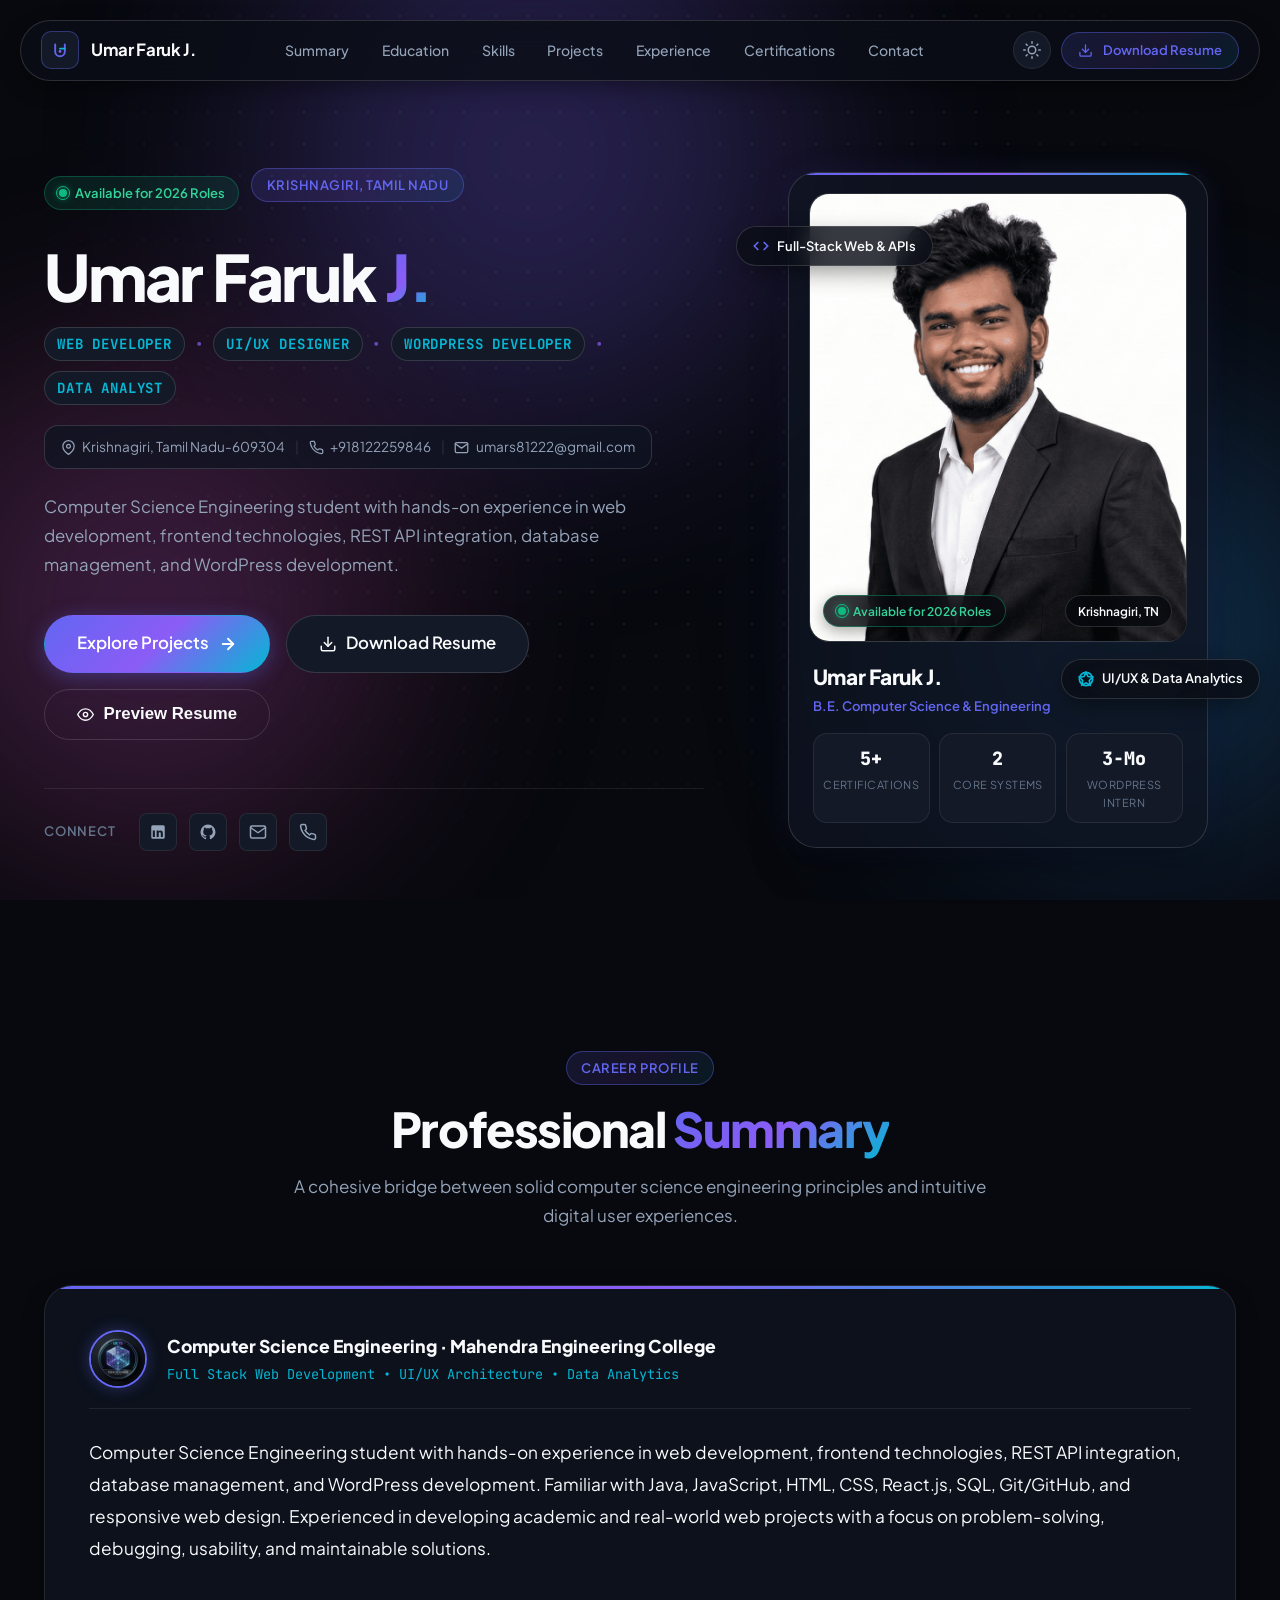
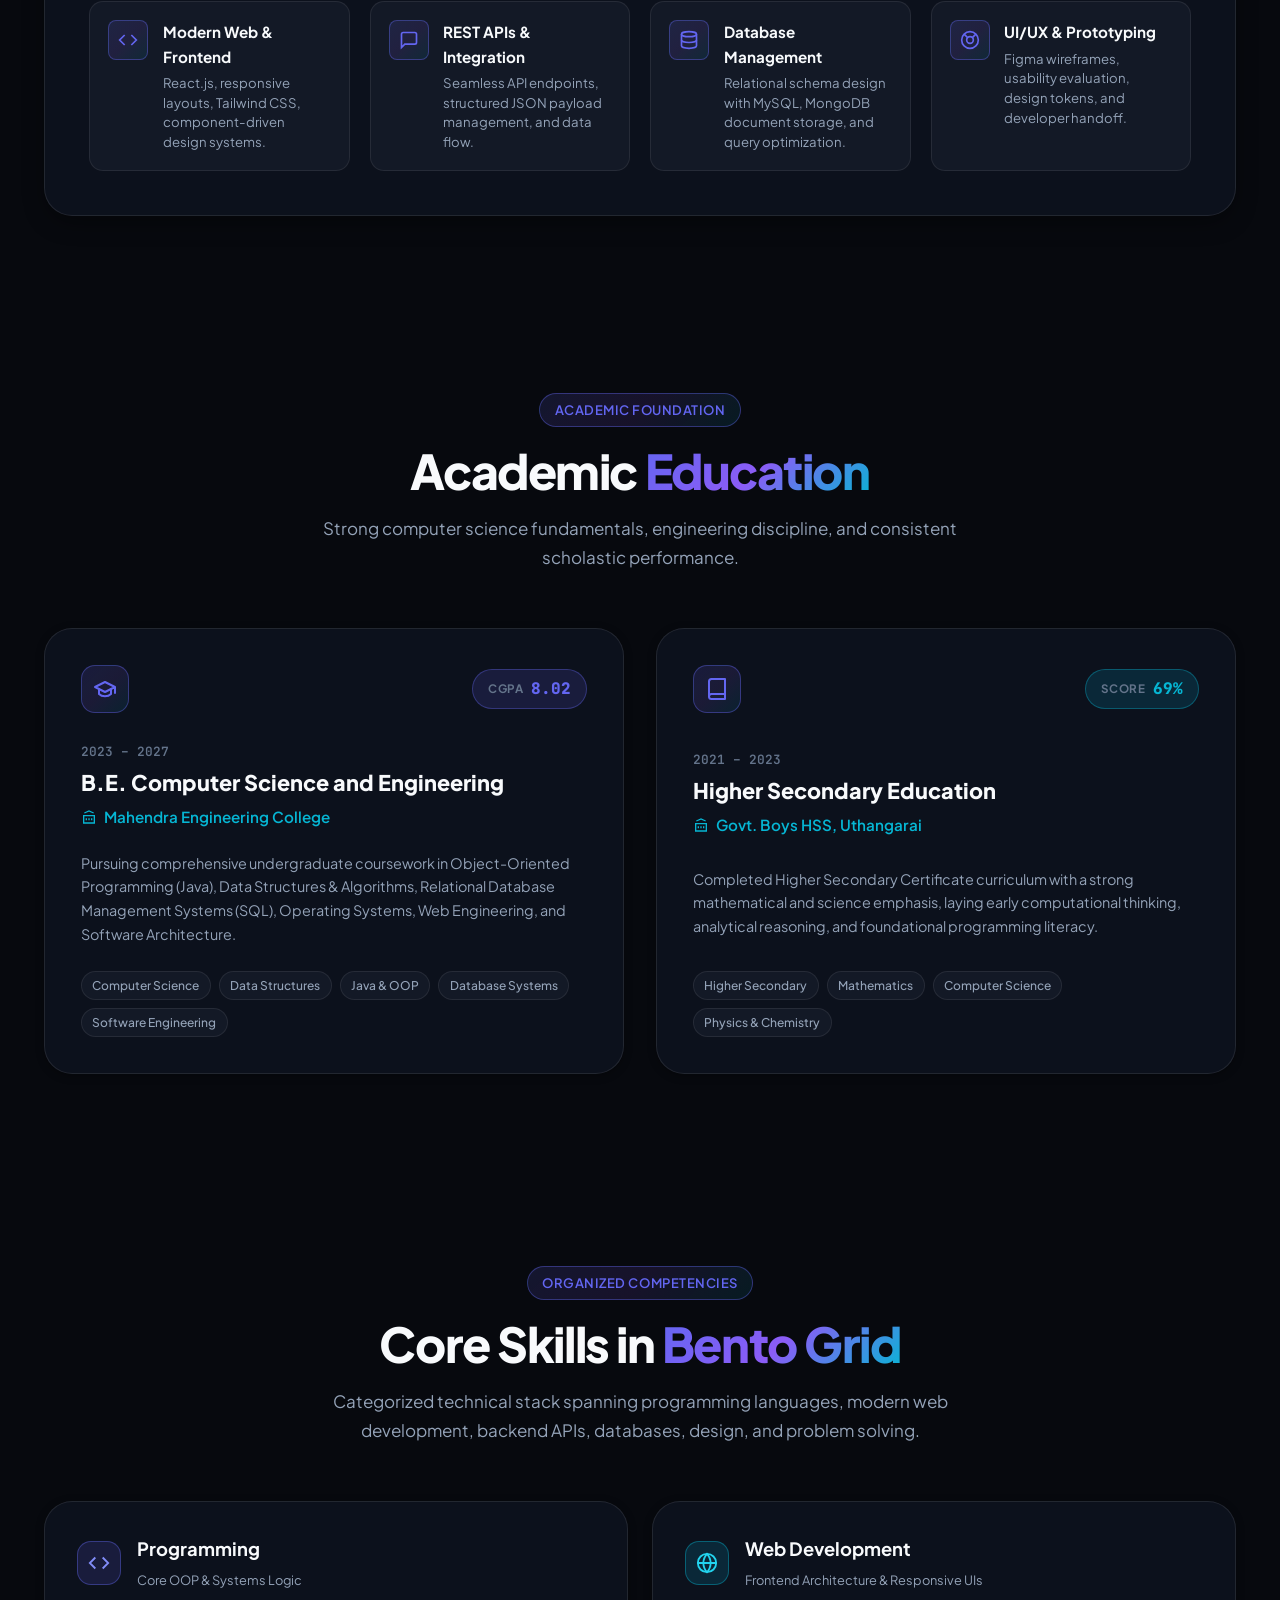
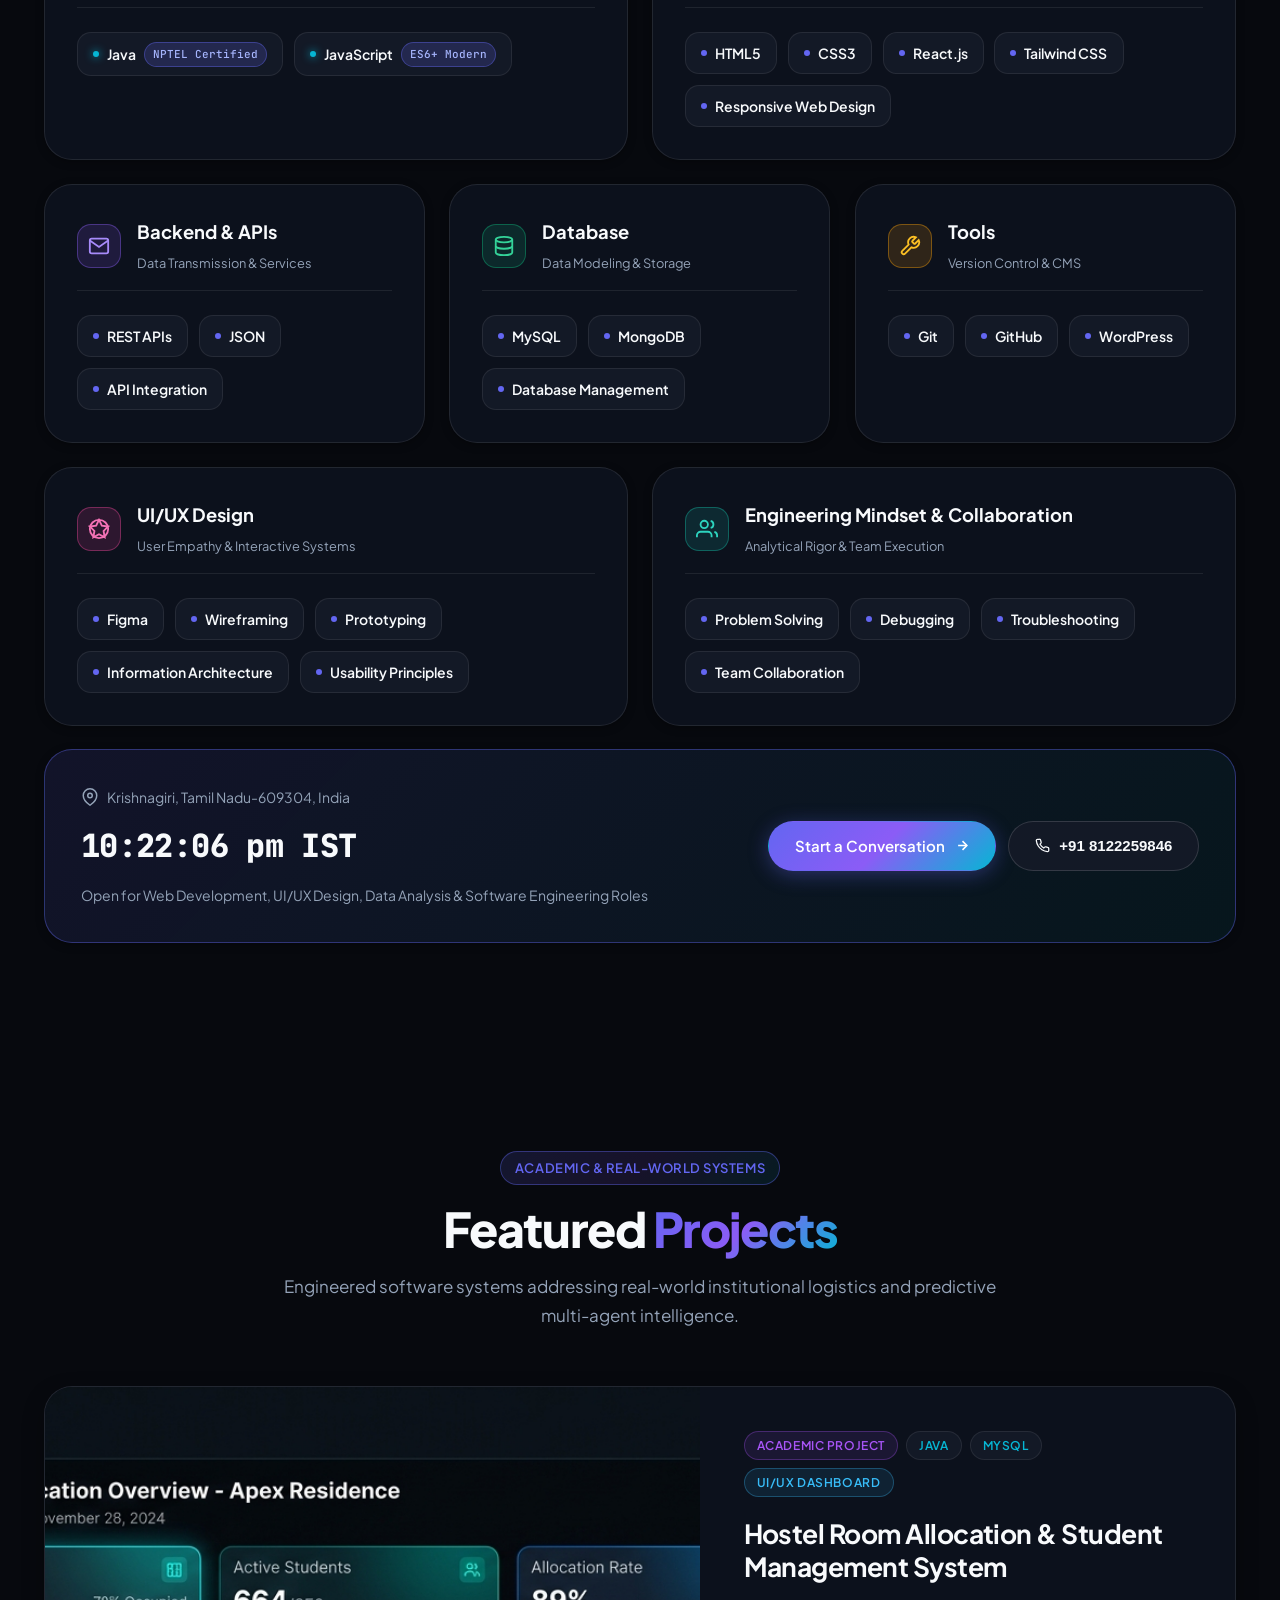
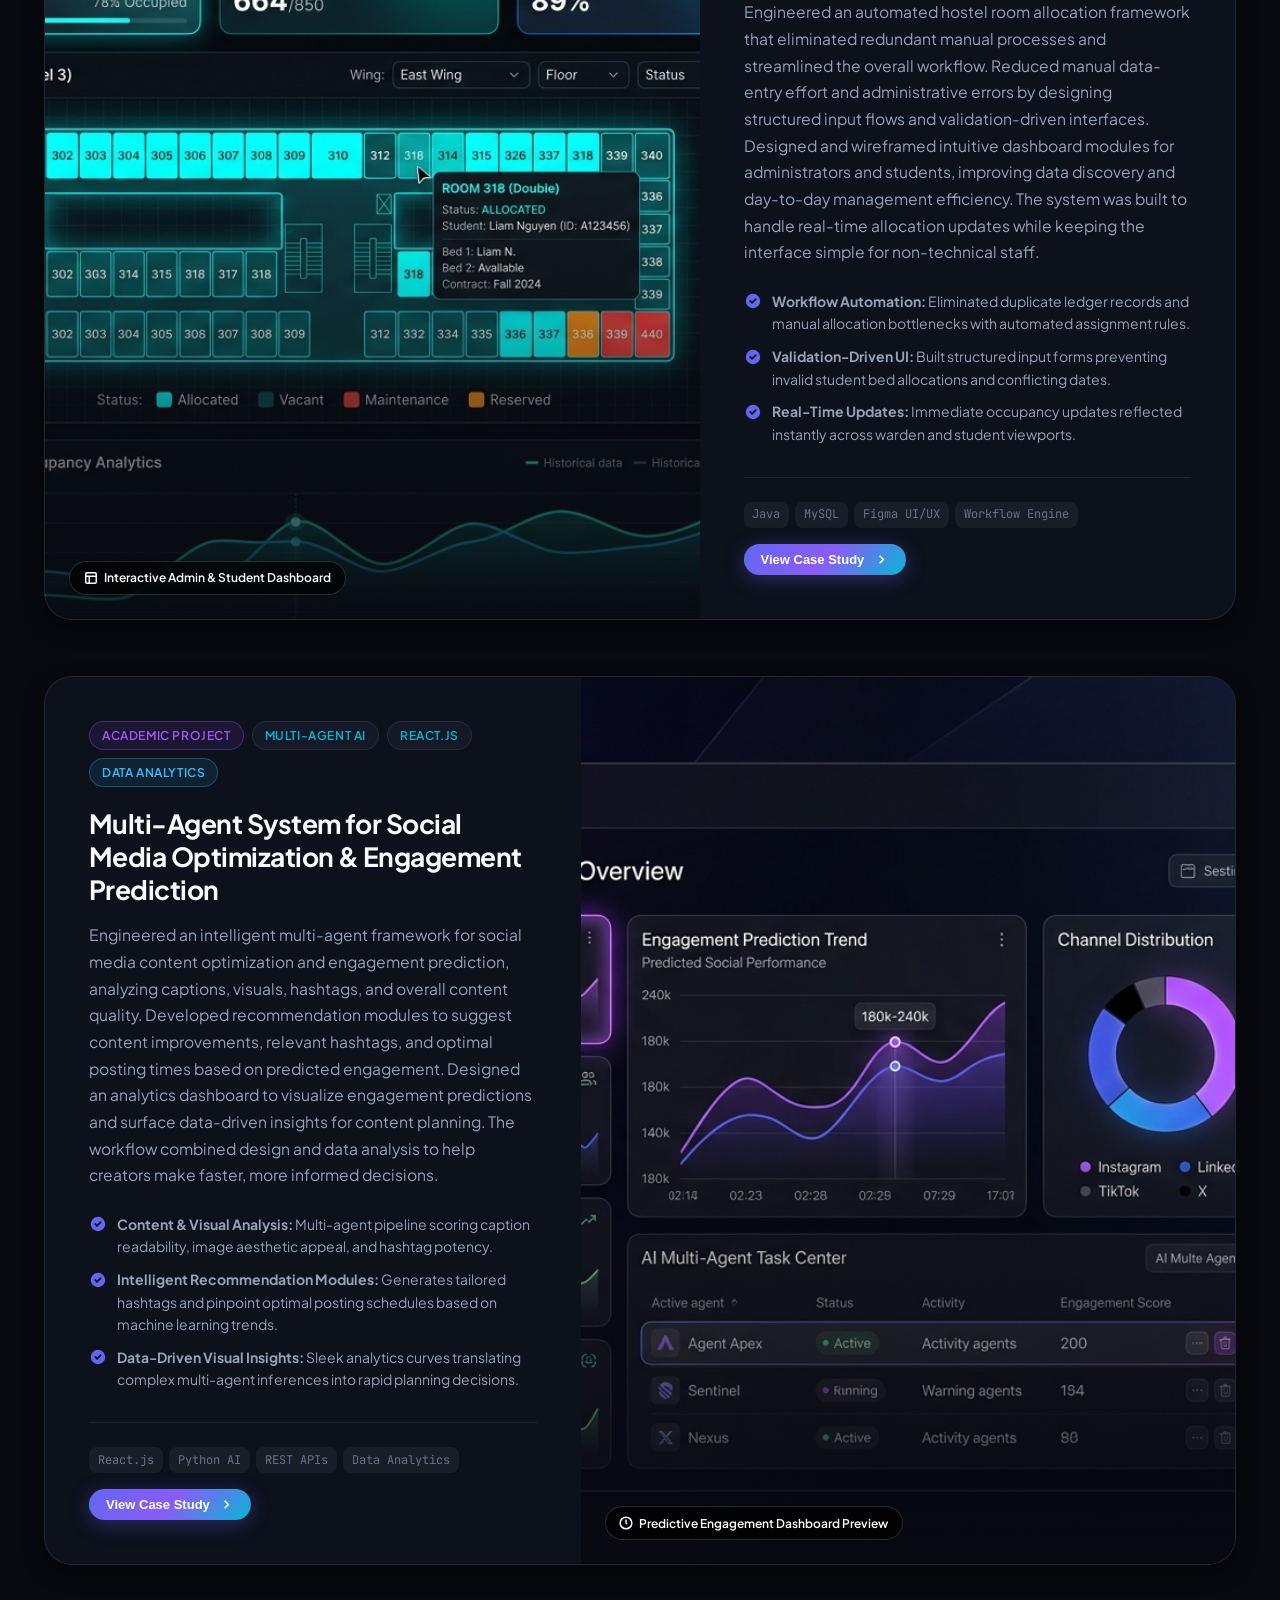
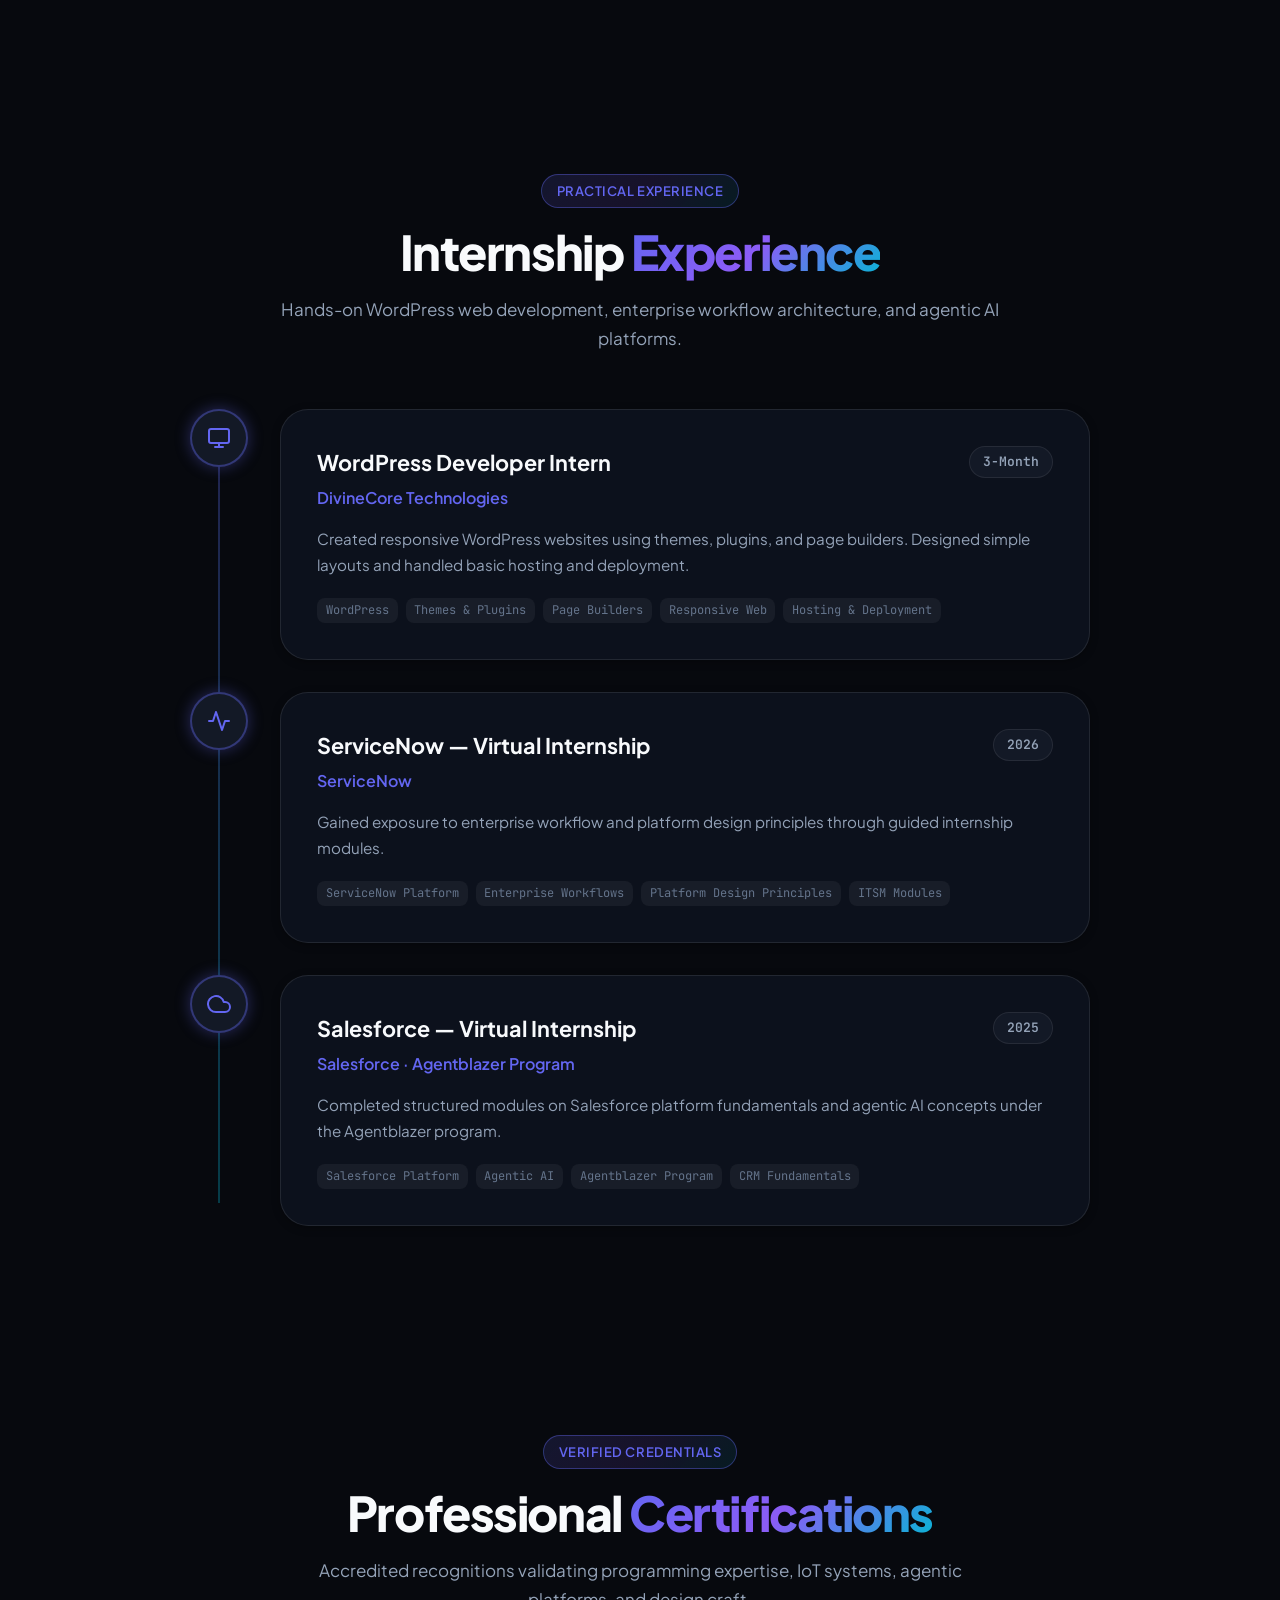
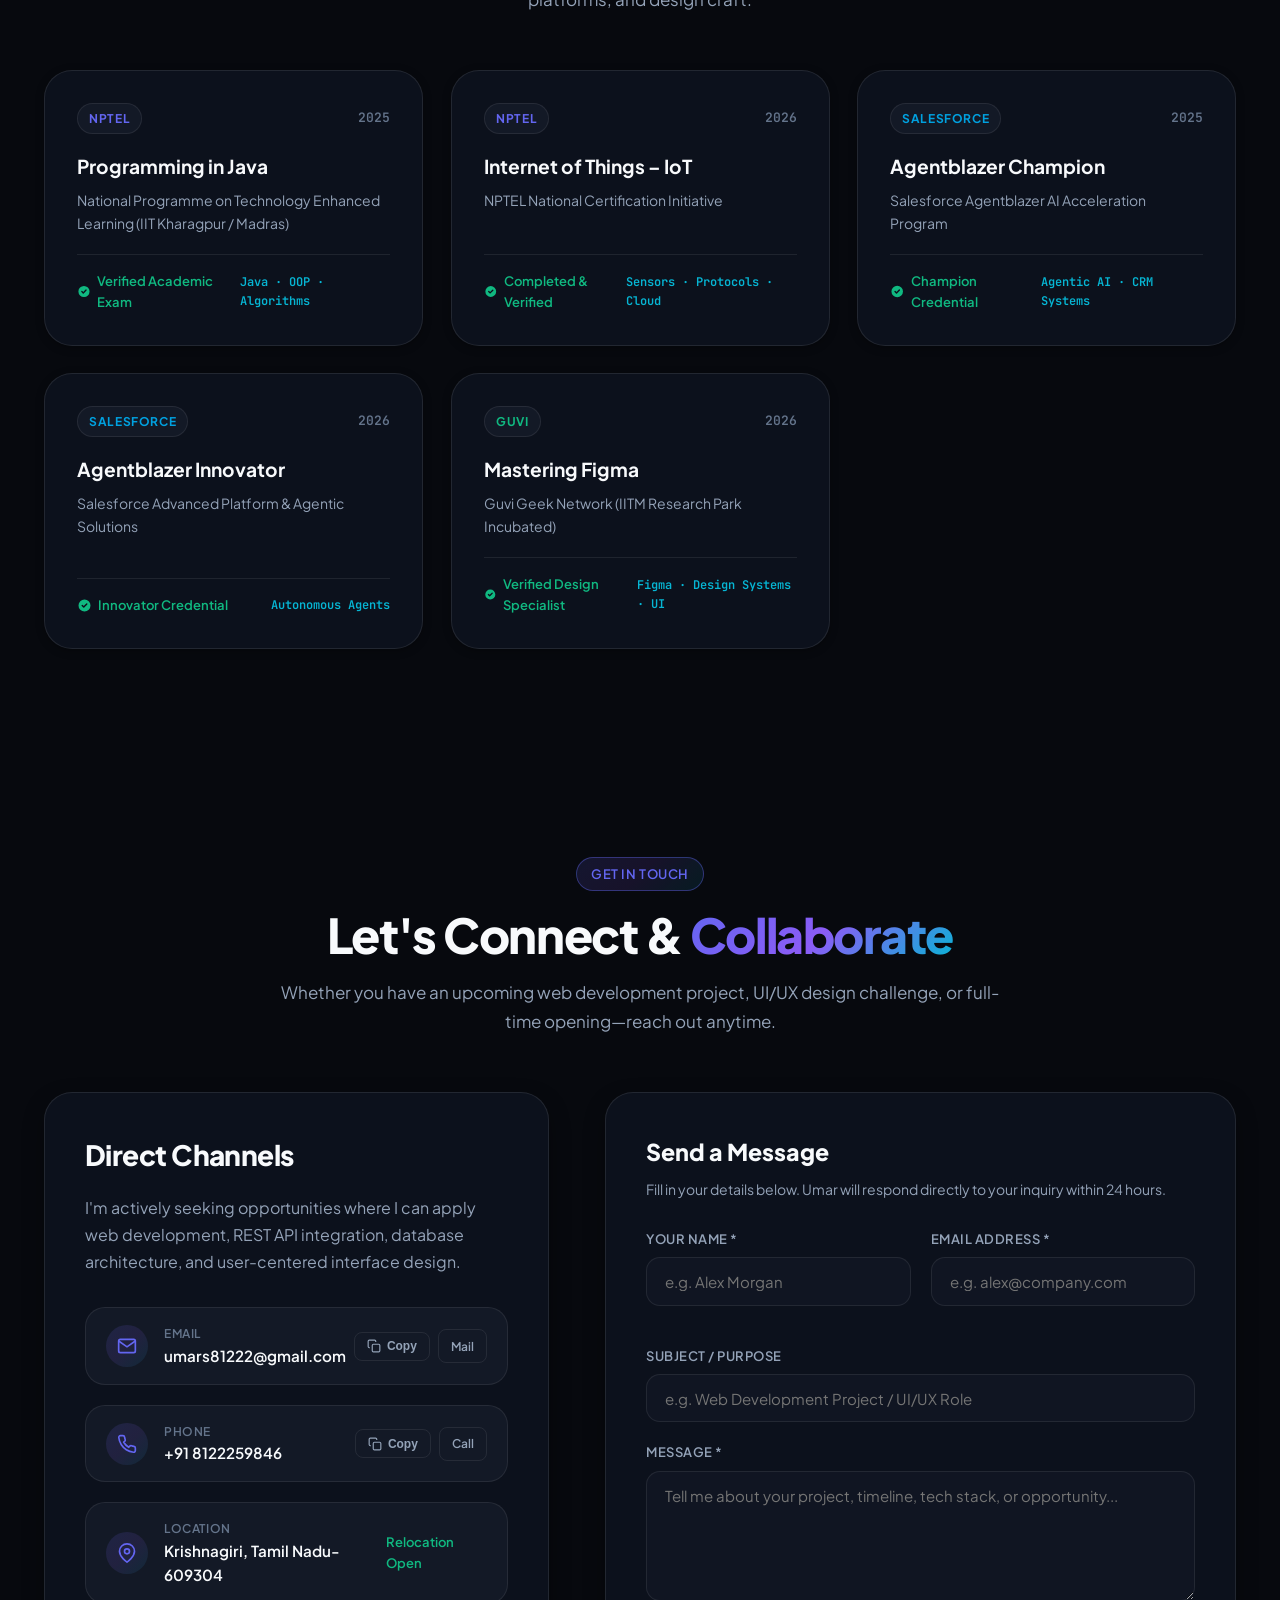
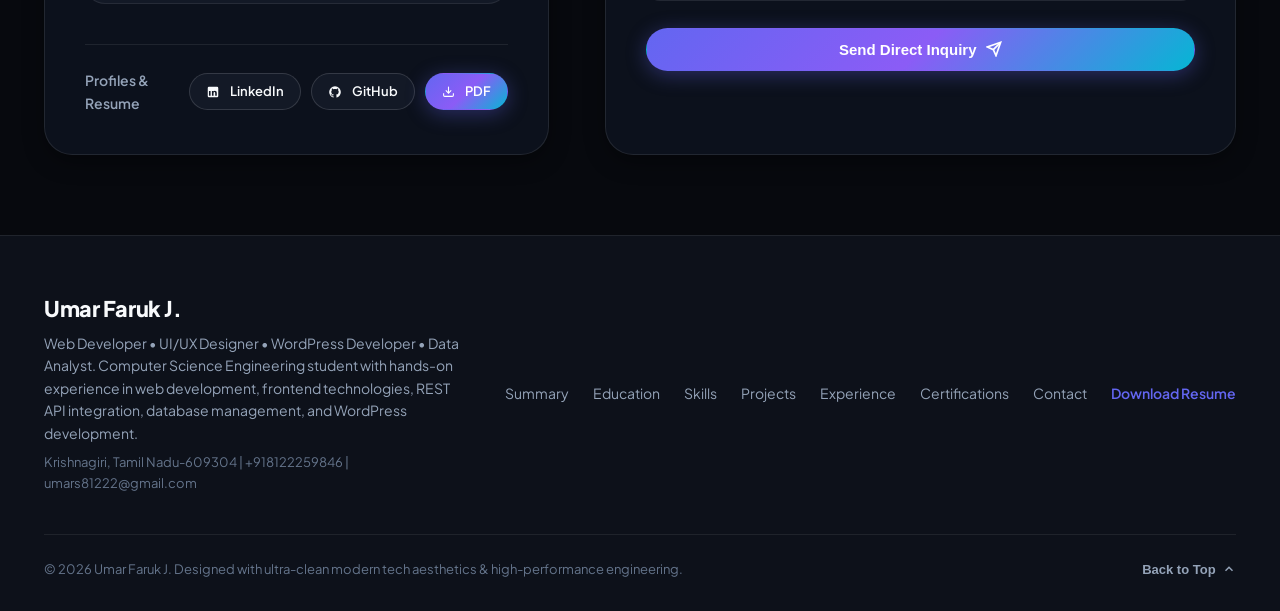
<file: index.html>
<!DOCTYPE html>
<html lang="en" data-theme="dark">
<head>
  <meta charset="UTF-8">
  <meta name="viewport" content="width=device-width, initial-scale=1.0">
  <title>Umar Faruk J. | Web Developer • UI/UX Designer • WordPress Developer • Data Analyst</title>
  
  <!-- SEO & Social Meta Tags -->
  <meta name="description" content="Portfolio of Umar Faruk J. - Web Developer, UI/UX Designer, WordPress Developer, and Data Analyst. Computer Science Engineering student with hands-on experience in web development, REST API integration, and database management.">
  <meta name="keywords" content="Umar Faruk J, Web Developer, UI/UX Designer, WordPress Developer, Data Analyst, Mahendra Engineering College, Java, React, SQL, Portfolio, Figma, Hostel Room Allocation, Multi-Agent System">
  <meta name="author" content="Umar Faruk J.">
  <meta property="og:title" content="Umar Faruk J. | Web Developer & UI/UX Designer">
  <meta property="og:description" content="Computer Science Engineering student with hands-on experience in web development, frontend technologies, REST API integration, database management, and WordPress development.">
  <meta property="og:type" content="website">
  <meta property="og:image" content="assets/images/projects/project-socialopti.jpg">
  <meta name="theme-color" content="#07090e">

  <!-- Favicon -->
  <link rel="icon" type="image/svg+xml" href="assets/images/favicon.svg">

  <!-- Google Fonts: Inter, Plus Jakarta Sans & JetBrains Mono -->
  <link rel="preconnect" href="https://fonts.googleapis.com">
  <link rel="preconnect" href="https://fonts.gstatic.com" crossorigin>
  <link href="https://fonts.googleapis.com/css2?family=Inter:wght@300;400;500;600;700;800&family=JetBrains+Mono:wght@400;500;600;700&family=Plus+Jakarta+Sans:wght@400;500;600;700;800&display=swap" rel="stylesheet">

  <!-- Main Stylesheet -->
  <link rel="stylesheet" href="assets/css/style.css">
</head>
<body>

  <!-- Ambient Glowing Background Layers -->
  <div class="bg-ambient-layer" aria-hidden="true">
    <div class="bg-dot-grid"></div>
    <div class="ambient-orb orb-1"></div>
    <div class="ambient-orb orb-2"></div>
    <div class="ambient-orb orb-3"></div>
  </div>

  <!-- ==========================================================================
       Sticky Header Navigation
       ========================================================================== -->
  <header class="navbar-wrapper">
    <nav class="navbar" aria-label="Main Navigation">
      <a href="#hero" class="brand-link" aria-label="Umar Faruk J. Homepage">
        <div class="brand-logo-wrap">
          <svg viewBox="0 0 32 32" width="22" height="22" fill="none">
            <path d="M9 8V18C9 21.866 12.134 25 16 25C19.866 25 23 21.866 23 18V8" stroke="#6366F1" stroke-width="2.75" stroke-linecap="round"/>
            <path d="M16 14H23" stroke="#06B6D4" stroke-width="2.75" stroke-linecap="round"/>
            <circle cx="16" cy="18" r="2" fill="#8B5CF6"/>
          </svg>
        </div>
        <span>Umar Faruk J.</span>
      </a>

      <!-- Desktop Links -->
      <ul class="nav-links">
        <li><a href="#summary" class="nav-link">Summary</a></li>
        <li><a href="#education" class="nav-link">Education</a></li>
        <li><a href="#skills" class="nav-link">Skills</a></li>
        <li><a href="#projects" class="nav-link">Projects</a></li>
        <li><a href="#experience" class="nav-link">Experience</a></li>
        <li><a href="#certifications" class="nav-link">Certifications</a></li>
        <li><a href="#contact" class="nav-link">Contact</a></li>
      </ul>

      <!-- Action Items & Theme Toggle -->
      <div class="nav-actions">
        <!-- Theme Toggle -->
        <button id="themeToggleBtn" class="theme-toggle-btn" aria-label="Toggle Dark and Light theme" title="Toggle Theme">
          <!-- Sun Icon (shown in dark mode) -->
          <svg class="icon-sun" viewBox="0 0 24 24" fill="none" stroke="currentColor" stroke-width="2" stroke-linecap="round" stroke-linejoin="round">
            <circle cx="12" cy="12" r="5"></circle>
            <line x1="12" y1="1" x2="12" y2="3"></line>
            <line x1="12" y1="21" x2="12" y2="23"></line>
            <line x1="4.22" y1="4.22" x2="5.64" y2="5.64"></line>
            <line x1="18.36" y1="18.36" x2="19.78" y2="19.78"></line>
            <line x1="1" y1="12" x2="3" y2="12"></line>
            <line x1="21" y1="12" x2="23" y2="12"></line>
            <line x1="4.22" y1="19.78" x2="5.64" y2="18.36"></line>
            <line x1="18.36" y1="5.64" x2="19.78" y2="4.22"></line>
          </svg>
          <!-- Moon Icon (shown in light mode) -->
          <svg class="icon-moon" viewBox="0 0 24 24" fill="none" stroke="currentColor" stroke-width="2" stroke-linecap="round" stroke-linejoin="round">
            <path d="M21 12.79A9 9 0 1 1 11.21 3 7 7 0 0 0 21 12.79z"></path>
          </svg>
        </button>

        <!-- Functional Download Resume Button (Nav) -->
        <a href="assets/documents/Umar_Faruk_J_Resume.pdf" download="Umar_Faruk_J_Resume.pdf" class="btn btn-secondary btn-sm nav-resume-btn" id="navResumeBtn" title="Download Umar Faruk J. Resume (PDF)">
          <svg width="15" height="15" viewBox="0 0 24 24" fill="none" stroke="currentColor" stroke-width="2" stroke-linecap="round" stroke-linejoin="round">
            <path d="M21 15v4a2 2 0 0 1-2 2H5a2 2 0 0 1-2-2v-4"></path>
            <polyline points="7 10 12 15 17 10"></polyline>
            <line x1="12" y1="15" x2="12" y2="3"></line>
          </svg>
          <span>Download Resume</span>
        </a>

        <!-- Mobile Menu Toggle Button -->
        <button id="mobileNavToggle" class="mobile-nav-toggle" aria-label="Open Mobile Menu">
          <svg width="20" height="20" viewBox="0 0 24 24" fill="none" stroke="currentColor" stroke-width="2" stroke-linecap="round" stroke-linejoin="round">
            <line x1="3" y1="12" x2="21" y2="12"></line>
            <line x1="3" y1="6" x2="21" y2="6"></line>
            <line x1="3" y1="18" x2="21" y2="18"></line>
          </svg>
        </button>
      </div>
    </nav>
  </header>

  <!-- Mobile Drawer -->
  <div id="mobileDrawer" class="mobile-drawer" aria-hidden="true">
    <div class="mobile-drawer-content">
      <div class="mobile-drawer-header">
        <span class="brand-link">Umar Faruk J.</span>
        <button id="mobileDrawerClose" class="modal-close-btn" aria-label="Close Mobile Navigation">
          <svg width="18" height="18" viewBox="0 0 24 24" fill="none" stroke="currentColor" stroke-width="2" stroke-linecap="round" stroke-linejoin="round">
            <line x1="18" y1="6" x2="6" y2="18"></line>
            <line x1="6" y1="6" x2="18" y2="18"></line>
          </svg>
        </button>
      </div>
      <ul class="mobile-drawer-links">
        <li><a href="#summary" class="mobile-drawer-link">Summary</a></li>
        <li><a href="#education" class="mobile-drawer-link">Education</a></li>
        <li><a href="#skills" class="mobile-drawer-link">Core Skills</a></li>
        <li><a href="#projects" class="mobile-drawer-link">Projects</a></li>
        <li><a href="#experience" class="mobile-drawer-link">Internship Experience</a></li>
        <li><a href="#certifications" class="mobile-drawer-link">Certifications</a></li>
        <li><a href="#contact" class="mobile-drawer-link">Contact</a></li>
      </ul>
      <div style="margin-top: auto; display: flex; flex-direction: column; gap: 0.75rem;">
        <a href="assets/documents/Umar_Faruk_J_Resume.pdf" download="Umar_Faruk_J_Resume.pdf" class="btn btn-primary" style="width: 100%; text-align: center;">
          <svg width="16" height="16" viewBox="0 0 24 24" fill="none" stroke="currentColor" stroke-width="2" stroke-linecap="round" stroke-linejoin="round">
            <path d="M21 15v4a2 2 0 0 1-2 2H5a2 2 0 0 1-2-2v-4"></path>
            <polyline points="7 10 12 15 17 10"></polyline>
            <line x1="12" y1="15" x2="12" y2="3"></line>
          </svg>
          <span>Download Resume (PDF)</span>
        </a>
        <button onclick="openResumeModal(); closeMobileDrawer();" class="btn btn-secondary" style="width: 100%;">
          Preview Resume In Modal
        </button>
      </div>
    </div>
  </div>

  <main>
    <!-- ==========================================================================
         1. Hero Section
         ========================================================================== -->
    <section id="hero" class="hero-section">
      <div class="container">
        <div class="hero-grid">
          
          <!-- Hero Text Content -->
          <div class="hero-content reveal-on-scroll">
            <div class="hero-badge-wrap">
              <div class="status-pill">
                <span class="status-dot"></span>
                <span>Available for 2026 Roles</span>
              </div>
              <span class="section-badge">Krishnagiri, Tamil Nadu</span>
            </div>

            <!-- Exact Name -->
            <h1 class="hero-name">
              Umar Faruk <span class="text-gradient">J.</span>
            </h1>

            <!-- Exact Sub-Headings -->
            <div class="hero-roles-banner">
              <span class="role-tag">WEB DEVELOPER</span>
              <span class="role-sep">•</span>
              <span class="role-tag">UI/UX DESIGNER</span>
              <span class="role-sep">•</span>
              <span class="role-tag">WORDPRESS DEVELOPER</span>
              <span class="role-sep">•</span>
              <span class="role-tag">DATA ANALYST</span>
            </div>

            <!-- Exact Contact Info Strip -->
            <div class="hero-contact-badge-strip">
              <div class="hero-contact-chip" title="Location">
                <svg width="15" height="15" viewBox="0 0 24 24" fill="none" stroke="currentColor" stroke-width="2" stroke-linecap="round" stroke-linejoin="round"><path d="M21 10c0 7-9 13-9 13s-9-6-9-13a9 9 0 0 1 18 0z"></path><circle cx="12" cy="10" r="3"></circle></svg>
                <span>Krishnagiri, Tamil Nadu-609304</span>
              </div>
              <span class="contact-sep">|</span>
              <a href="tel:+918122259846" class="hero-contact-chip interactive" title="Call Umar Faruk">
                <svg width="15" height="15" viewBox="0 0 24 24" fill="none" stroke="currentColor" stroke-width="2" stroke-linecap="round" stroke-linejoin="round"><path d="M22 16.92v3a2 2 0 0 1-2.18 2 19.79 19.79 0 0 1-8.63-3.07 19.5 19.5 0 0 1-6-6 19.79 19.79 0 0 1-3.07-8.67A2 2 0 0 1 4.11 2h3a2 2 0 0 1 2 1.72 12.84 12.84 0 0 0 .7 2.81 2 2 0 0 1-.45 2.11L8.09 9.91a16 16 0 0 0 6 6l1.27-1.27a2 2 0 0 1 2.11-.45 12.84 12.84 0 0 0 2.81.7A2 2 0 0 1 22 16.92z"></path></svg>
                <span>+918122259846</span>
              </a>
              <span class="contact-sep">|</span>
              <a href="mailto:umars81222@gmail.com" class="hero-contact-chip interactive" title="Email Umar Faruk">
                <svg width="15" height="15" viewBox="0 0 24 24" fill="none" stroke="currentColor" stroke-width="2" stroke-linecap="round" stroke-linejoin="round"><path d="M4 4h16c1.1 0 2 .9 2 2v12c0 1.1-.9 2-2 2H4c-1.1 0-2-.9-2-2V6c0-1.1.9-2 2-2z"></path><polyline points="22,6 12,13 2,6"></polyline></svg>
                <span>umars81222@gmail.com</span>
              </a>
            </div>

            <!-- Exact Bio / Tagline -->
            <p class="hero-tagline">
              Computer Science Engineering student with hands-on experience in web development, frontend technologies, REST API integration, database management, and WordPress development.
            </p>

            <!-- Dual Action CTAs: Explore Projects & Functional Download Resume -->
            <div class="hero-actions">
              <a href="#projects" class="btn btn-primary btn-lg" id="heroExploreBtn">
                <span>Explore Projects</span>
                <svg width="18" height="18" viewBox="0 0 24 24" fill="none" stroke="currentColor" stroke-width="2.5" stroke-linecap="round" stroke-linejoin="round">
                  <line x1="5" y1="12" x2="19" y2="12"></line>
                  <polyline points="12 5 19 12 12 19"></polyline>
                </svg>
              </a>

              <!-- Exact functional download resume button -->
              <a href="assets/documents/Umar_Faruk_J_Resume.pdf" download="Umar_Faruk_J_Resume.pdf" class="btn btn-secondary btn-lg" id="heroResumeBtn" title="Download Umar Faruk J. Resume (PDF)">
                <svg width="18" height="18" viewBox="0 0 24 24" fill="none" stroke="currentColor" stroke-width="2" stroke-linecap="round" stroke-linejoin="round">
                  <path d="M21 15v4a2 2 0 0 1-2 2H5a2 2 0 0 1-2-2v-4"></path>
                  <polyline points="7 10 12 15 17 10"></polyline>
                  <line x1="12" y1="15" x2="12" y2="3"></line>
                </svg>
                <span>Download Resume</span>
              </a>

              <!-- Modal Preview Option -->
              <button onclick="openResumeModal()" class="btn btn-outline btn-lg" title="View interactive resume in modal">
                <svg width="17" height="17" viewBox="0 0 24 24" fill="none" stroke="currentColor" stroke-width="2" stroke-linecap="round" stroke-linejoin="round">
                  <path d="M1 12s4-8 11-8 11 8 11 8-4 8-11 8-11-8-11-8z"></path>
                  <circle cx="12" cy="12" r="3"></circle>
                </svg>
                <span>Preview Resume</span>
              </button>
            </div>

            <!-- Social Links & Direct Quick Actions -->
            <div class="hero-social-strip">
              <span class="hero-social-label">Connect</span>
              <div class="social-icons-group">
                <!-- LinkedIn -->
                <a href="https://linkedin.com" target="_blank" rel="noopener noreferrer" class="social-icon-btn" title="LinkedIn Profile" aria-label="LinkedIn">
                  <svg width="18" height="18" viewBox="0 0 24 24" fill="currentColor">
                    <path d="M19 3a2 2 0 0 1 2 2v14a2 2 0 0 1-2 2H5a2 2 0 0 1-2-2V5a2 2 0 0 1 2-2h14m-.5 15.5v-5.3a3.26 3.26 0 0 0-3.26-3.26c-.85 0-1.84.52-2.28 1.3v-1.11h-2.79v8.37h2.79v-4.93c0-.77.62-1.4 1.39-1.4a1.4 1.4 0 0 1 1.4 1.4v4.93h2.75M6.46 8.76c-.97 0-1.75-.79-1.75-1.76s.78-1.75 1.75-1.75c.97 0 1.76.78 1.76 1.75s-.79 1.76-1.76 1.76m1.39 9.74v-8.37H5.07v8.37h2.78Z"/>
                  </svg>
                </a>
                <!-- GitHub -->
                <a href="https://github.com" target="_blank" rel="noopener noreferrer" class="social-icon-btn" title="GitHub Profile" aria-label="GitHub">
                  <svg width="18" height="18" viewBox="0 0 24 24" fill="currentColor">
                    <path d="M12 2A10 10 0 0 0 2 12c0 4.42 2.87 8.17 6.84 9.5.5.08.66-.23.66-.5v-1.69c-2.77.6-3.36-1.34-3.36-1.34-.46-1.16-1.11-1.47-1.11-1.47-.91-.62.07-.6.07-.6 1 .07 1.53 1.03 1.53 1.03.87 1.52 2.34 1.07 2.91.83.1-.65.35-1.09.63-1.34-2.22-.25-4.55-1.11-4.55-4.92 0-1.11.38-2 1.03-2.71-.1-.25-.45-1.29.1-2.64 0 0 .84-.27 2.75 1.02.79-.22 1.65-.33 2.5-.33.85 0 1.71.11 2.5.33 1.91-1.29 2.75-1.02 2.75-1.02.55 1.35.2 2.39.1 2.64.65.71 1.03 1.6 1.03 2.71 0 3.82-2.34 4.66-4.57 4.91.36.31.69.92.69 1.85V21c0 .27.16.59.67.5C19.14 20.16 22 16.42 22 12A10 10 0 0 0 12 2Z"/>
                  </svg>
                </a>
                <!-- Email Direct Copy -->
                <button onclick="copyToClipboard('umars81222@gmail.com', 'Email Address')" class="social-icon-btn" title="Copy Email: umars81222@gmail.com" aria-label="Copy Email">
                  <svg width="18" height="18" viewBox="0 0 24 24" fill="none" stroke="currentColor" stroke-width="2" stroke-linecap="round" stroke-linejoin="round">
                    <path d="M4 4h16c1.1 0 2 .9 2 2v12c0 1.1-.9 2-2 2H4c-1.1 0-2-.9-2-2V6c0-1.1.9-2 2-2z"></path>
                    <polyline points="22,6 12,13 2,6"></polyline>
                  </svg>
                </button>
                <!-- Phone Direct Copy -->
                <button onclick="copyToClipboard('+918122259846', 'Phone Number')" class="social-icon-btn" title="Copy Phone: +918122259846" aria-label="Copy Phone">
                  <svg width="18" height="18" viewBox="0 0 24 24" fill="none" stroke="currentColor" stroke-width="2" stroke-linecap="round" stroke-linejoin="round">
                    <path d="M22 16.92v3a2 2 0 0 1-2.18 2 19.79 19.79 0 0 1-8.63-3.07 19.5 19.5 0 0 1-6-6 19.79 19.79 0 0 1-3.07-8.67A2 2 0 0 1 4.11 2h3a2 2 0 0 1 2 1.72 12.84 12.84 0 0 0 .7 2.81 2 2 0 0 1-.45 2.11L8.09 9.91a16 16 0 0 0 6 6l1.27-1.27a2 2 0 0 1 2.11-.45 12.84 12.84 0 0 0 2.81.7A2 2 0 0 1 22 16.92z"></path>
                  </svg>
                </button>
              </div>
            </div>
          </div>

          <!-- Hero Visual Showcase: Professional Profile Picture Card -->
          <div class="hero-visual-container reveal-on-scroll">
            <!-- Floating Interactive Badges -->
            <div class="floating-badge floating-badge-1">
              <svg width="16" height="16" viewBox="0 0 24 24" fill="none" stroke="#6366F1" stroke-width="2.5"><polyline points="16 18 22 12 16 6"></polyline><polyline points="8 6 2 12 8 18"></polyline></svg>
              <span>Full-Stack Web & APIs</span>
            </div>

            <div class="floating-badge floating-badge-2">
              <svg width="16" height="16" viewBox="0 0 24 24" fill="none" stroke="#06B6D4" stroke-width="2.5"><circle cx="12" cy="12" r="10"></circle><polygon points="12 2 15.09 8.26 22 9.27 17 14.14 18.18 21.02 12 17.77 5.82 21.02 7 14.14 2 9.27 8.91 8.26 12 2"></polygon></svg>
              <span>UI/UX & Data Analytics</span>
            </div>

            <!-- Sleek Modern Rounded Profile Picture Card -->
            <div class="hero-portrait-card">
              <!-- Geometric Portrait Frame with Explicit 4:5 Aspect Ratio -->
              <div class="hero-portrait-frame">
                <img 
                  src="assets/images/profile/umar-profile.jpg" 
                  alt="Umar Faruk J. - Web Developer & UI/UX Designer" 
                  class="hero-portrait-img" 
                  loading="eager"
                  width="380"
                  height="475"
                >
                <!-- Frame Floating Status Tag -->
                <div class="portrait-overlay-bottom">
                  <div class="portrait-status-tag">
                    <span class="status-dot"></span>
                    <span>Available for 2026 Roles</span>
                  </div>
                  <div class="portrait-role-badge">
                    <span>Krishnagiri, TN</span>
                  </div>
                </div>
              </div>

              <!-- Profile Metadata & Metrics -->
              <div class="hero-card-meta">
                <div class="hero-card-header-row">
                  <div>
                    <h2 class="hero-card-name">Umar Faruk J.</h2>
                    <div class="hero-card-role">B.E. Computer Science & Engineering</div>
                  </div>
                  <div class="hero-card-tag-pill">CGPA: 8.02</div>
                </div>

                <div class="hero-pill-stats">
                  <div class="hero-mini-stat">
                    <div class="mini-stat-val">5+</div>
                    <div class="mini-stat-lbl">Certifications</div>
                  </div>
                  <div class="hero-mini-stat">
                    <div class="mini-stat-val">2</div>
                    <div class="mini-stat-lbl">Core Systems</div>
                  </div>
                  <div class="hero-mini-stat">
                    <div class="mini-stat-val">3-Mo</div>
                    <div class="mini-stat-lbl">WordPress Intern</div>
                  </div>
                </div>
              </div>
            </div>
          </div>

        </div>
      </div>
    </section>

    <!-- ==========================================================================
         2. Professional Summary
         ========================================================================== -->
    <section id="summary" class="summary-section">
      <div class="container">
        
        <div class="section-header reveal-on-scroll">
          <div class="section-badge">Career Profile</div>
          <h2 class="section-title">Professional <span class="text-gradient">Summary</span></h2>
          <p class="section-subtitle">
            A cohesive bridge between solid computer science engineering principles and intuitive digital user experiences.
          </p>
        </div>

        <div class="summary-card reveal-on-scroll">
          <div class="summary-header-row">
            <div class="summary-emblem-wrap">
              <img src="assets/images/profile/profile-emblem.jpg" alt="Umar Faruk J. Emblem" width="60" height="60" class="summary-emblem-img">
            </div>
            <div>
              <div class="summary-badge-title">Computer Science Engineering · Mahendra Engineering College</div>
              <div class="summary-badge-sub">Full Stack Web Development • UI/UX Architecture • Data Analytics</div>
            </div>
          </div>

          <!-- Exact Required Professional Summary Text -->
          <p class="summary-lead-paragraph">
            Computer Science Engineering student with hands-on experience in web development, frontend technologies, REST API integration, database management, and WordPress development. Familiar with Java, JavaScript, HTML, CSS, React.js, SQL, Git/GitHub, and responsive web design. Experienced in developing academic and real-world web projects with a focus on problem-solving, debugging, usability, and maintainable solutions.
          </p>

          <!-- Core Capability Highlights Grid -->
          <div class="summary-highlights-grid">
            <div class="summary-highlight-item">
              <div class="highlight-icon">
                <svg width="20" height="20" viewBox="0 0 24 24" fill="none" stroke="currentColor" stroke-width="2"><polyline points="16 18 22 12 16 6"></polyline><polyline points="8 6 2 12 8 18"></polyline></svg>
              </div>
              <div class="highlight-content">
                <div class="highlight-title">Modern Web & Frontend</div>
                <div class="highlight-desc">React.js, responsive layouts, Tailwind CSS, component-driven design systems.</div>
              </div>
            </div>

            <div class="summary-highlight-item">
              <div class="highlight-icon">
                <svg width="20" height="20" viewBox="0 0 24 24" fill="none" stroke="currentColor" stroke-width="2"><path d="M21 15a2 2 0 0 1-2 2H7l-4 4V5a2 2 0 0 1 2-2h14a2 2 0 0 1 2 2z"></path></svg>
              </div>
              <div class="highlight-content">
                <div class="highlight-title">REST APIs & Integration</div>
                <div class="highlight-desc">Seamless API endpoints, structured JSON payload management, and data flow.</div>
              </div>
            </div>

            <div class="summary-highlight-item">
              <div class="highlight-icon">
                <svg width="20" height="20" viewBox="0 0 24 24" fill="none" stroke="currentColor" stroke-width="2"><ellipse cx="12" cy="5" rx="9" ry="3"></ellipse><path d="M21 12c0 1.66-4 3-9 3s-9-1.34-9-3"></path><path d="M3 5v14c0 1.66 4 3 9 3s9-1.34 9-3V5"></path></svg>
              </div>
              <div class="highlight-content">
                <div class="highlight-title">Database Management</div>
                <div class="highlight-desc">Relational schema design with MySQL, MongoDB document storage, and query optimization.</div>
              </div>
            </div>

            <div class="summary-highlight-item">
              <div class="highlight-icon">
                <svg width="20" height="20" viewBox="0 0 24 24" fill="none" stroke="currentColor" stroke-width="2"><circle cx="12" cy="12" r="10"></circle><path d="m4.93 4.93 4.24 4.24"></path><path d="m14.83 9.17 4.24-4.24"></path><circle cx="12" cy="12" r="4"></circle></svg>
              </div>
              <div class="highlight-content">
                <div class="highlight-title">UI/UX & Prototyping</div>
                <div class="highlight-desc">Figma wireframes, usability evaluation, design tokens, and developer handoff.</div>
              </div>
            </div>
          </div>
        </div>

      </div>
    </section>

    <!-- ==========================================================================
         3. Education Section
         ========================================================================== -->
    <section id="education" class="education-section">
      <div class="container">
        
        <div class="section-header reveal-on-scroll">
          <div class="section-badge">Academic Foundation</div>
          <h2 class="section-title">Academic <span class="text-gradient">Education</span></h2>
          <p class="section-subtitle">
            Strong computer science fundamentals, engineering discipline, and consistent scholastic performance.
          </p>
        </div>

        <div class="education-grid">
          
          <!-- Education 1: B.E. Computer Science and Engineering -->
          <div class="education-card reveal-on-scroll">
            <div class="edu-top-row">
              <div class="edu-icon-badge">
                <svg width="24" height="24" viewBox="0 0 24 24" fill="none" stroke="currentColor" stroke-width="2" stroke-linecap="round" stroke-linejoin="round">
                  <path d="M22 10v6M2 10l10-5 10 5-10 5z"></path>
                  <path d="M6 12v5c3 3 9 3 12 0v-5"></path>
                </svg>
              </div>
              <div class="edu-score-pill">
                <span class="score-label">CGPA</span>
                <span class="score-val">8.02</span>
              </div>
            </div>

            <div class="edu-main-info">
              <span class="edu-year-badge">2023 – 2027</span>
              <h3 class="edu-degree-title">B.E. Computer Science and Engineering</h3>
              <div class="edu-institution-name">
                <svg width="16" height="16" viewBox="0 0 24 24" fill="none" stroke="currentColor" stroke-width="2"><path d="M3 21h18M3 10h18M5 6l7-3 7 3M4 10v11M20 10v11M8 14v3M12 14v3M16 14v3"></path></svg>
                <span>Mahendra Engineering College</span>
              </div>
            </div>

            <p class="edu-description">
              Pursuing comprehensive undergraduate coursework in Object-Oriented Programming (Java), Data Structures & Algorithms, Relational Database Management Systems (SQL), Operating Systems, Web Engineering, and Software Architecture.
            </p>

            <div class="edu-chips-row">
              <span class="edu-chip">Computer Science</span>
              <span class="edu-chip">Data Structures</span>
              <span class="edu-chip">Java & OOP</span>
              <span class="edu-chip">Database Systems</span>
              <span class="edu-chip">Software Engineering</span>
            </div>
          </div>

          <!-- Education 2: Higher Secondary Education -->
          <div class="education-card reveal-on-scroll">
            <div class="edu-top-row">
              <div class="edu-icon-badge">
                <svg width="24" height="24" viewBox="0 0 24 24" fill="none" stroke="currentColor" stroke-width="2" stroke-linecap="round" stroke-linejoin="round">
                  <path d="M4 19.5A2.5 2.5 0 0 1 6.5 17H20"></path>
                  <path d="M6.5 2H20v20H6.5A2.5 2.5 0 0 1 4 19.5v-15A2.5 2.5 0 0 1 6.5 2z"></path>
                </svg>
              </div>
              <div class="edu-score-pill score-secondary">
                <span class="score-label">Score</span>
                <span class="score-val">69%</span>
              </div>
            </div>

            <div class="edu-main-info">
              <span class="edu-year-badge">2021 – 2023</span>
              <h3 class="edu-degree-title">Higher Secondary Education</h3>
              <div class="edu-institution-name">
                <svg width="16" height="16" viewBox="0 0 24 24" fill="none" stroke="currentColor" stroke-width="2"><path d="M3 21h18M3 10h18M5 6l7-3 7 3M4 10v11M20 10v11M8 14v3M12 14v3M16 14v3"></path></svg>
                <span>Govt. Boys HSS, Uthangarai</span>
              </div>
            </div>

            <p class="edu-description">
              Completed Higher Secondary Certificate curriculum with a strong mathematical and science emphasis, laying early computational thinking, analytical reasoning, and foundational programming literacy.
            </p>

            <div class="edu-chips-row">
              <span class="edu-chip">Higher Secondary</span>
              <span class="edu-chip">Mathematics</span>
              <span class="edu-chip">Computer Science</span>
              <span class="edu-chip">Physics & Chemistry</span>
            </div>
          </div>

        </div>

      </div>
    </section>

    <!-- ==========================================================================
         4. Core Skills Section (Bento Grid)
         ========================================================================== -->
    <section id="skills" class="skills-section">
      <div class="container">
        
        <div class="section-header reveal-on-scroll">
          <div class="section-badge">Organized Competencies</div>
          <h2 class="section-title">Core Skills in <span class="text-gradient">Bento Grid</span></h2>
          <p class="section-subtitle">
            Categorized technical stack spanning programming languages, modern web development, backend APIs, databases, design, and problem solving.
          </p>
        </div>

        <div class="skills-bento-grid">
          
          <!-- Skill Card 1: Programming (Span 6) -->
          <div class="skill-category-card bento-span-6 reveal-on-scroll">
            <div class="skill-cat-header">
              <div class="skill-cat-icon icon-indigo">
                <svg width="22" height="22" viewBox="0 0 24 24" fill="none" stroke="currentColor" stroke-width="2"><polyline points="16 18 22 12 16 6"></polyline><polyline points="8 6 2 12 8 18"></polyline></svg>
              </div>
              <div>
                <h3 class="skill-cat-title">Programming</h3>
                <span class="skill-cat-subtitle">Core OOP & Systems Logic</span>
              </div>
            </div>

            <div class="skills-pill-group">
              <div class="skill-pill-item highlight-pill">
                <span class="skill-pill-bullet"></span>
                <span class="skill-pill-text">Java</span>
                <span class="skill-pill-tag">NPTEL Certified</span>
              </div>
              <div class="skill-pill-item highlight-pill">
                <span class="skill-pill-bullet"></span>
                <span class="skill-pill-text">JavaScript</span>
                <span class="skill-pill-tag">ES6+ Modern</span>
              </div>
            </div>
          </div>

          <!-- Skill Card 2: Web Development (Span 6) -->
          <div class="skill-category-card bento-span-6 reveal-on-scroll">
            <div class="skill-cat-header">
              <div class="skill-cat-icon icon-cyan">
                <svg width="22" height="22" viewBox="0 0 24 24" fill="none" stroke="currentColor" stroke-width="2"><circle cx="12" cy="12" r="10"></circle><line x1="2" y1="12" x2="22" y2="12"></line><path d="M12 2a15.3 15.3 0 0 1 4 10 15.3 15.3 0 0 1-4 10 15.3 15.3 0 0 1-4-10 15.3 15.3 0 0 1 4-10z"></path></svg>
              </div>
              <div>
                <h3 class="skill-cat-title">Web Development</h3>
                <span class="skill-cat-subtitle">Frontend Architecture & Responsive UIs</span>
              </div>
            </div>

            <div class="skills-pill-group">
              <div class="skill-pill-item"><span class="skill-pill-bullet"></span><span class="skill-pill-text">HTML5</span></div>
              <div class="skill-pill-item"><span class="skill-pill-bullet"></span><span class="skill-pill-text">CSS3</span></div>
              <div class="skill-pill-item"><span class="skill-pill-bullet"></span><span class="skill-pill-text">React.js</span></div>
              <div class="skill-pill-item"><span class="skill-pill-bullet"></span><span class="skill-pill-text">Tailwind CSS</span></div>
              <div class="skill-pill-item"><span class="skill-pill-bullet"></span><span class="skill-pill-text">Responsive Web Design</span></div>
            </div>
          </div>

          <!-- Skill Card 3: Backend & APIs (Span 4) -->
          <div class="skill-category-card bento-span-4 reveal-on-scroll">
            <div class="skill-cat-header">
              <div class="skill-cat-icon icon-violet">
                <svg width="22" height="22" viewBox="0 0 24 24" fill="none" stroke="currentColor" stroke-width="2"><path d="M4 4h16c1.1 0 2 .9 2 2v12c0 1.1-.9 2-2 2H4c-1.1 0-2-.9-2-2V6c0-1.1.9-2 2-2z"></path><polyline points="22,6 12,13 2,6"></polyline></svg>
              </div>
              <div>
                <h3 class="skill-cat-title">Backend & APIs</h3>
                <span class="skill-cat-subtitle">Data Transmission & Services</span>
              </div>
            </div>

            <div class="skills-pill-group">
              <div class="skill-pill-item"><span class="skill-pill-bullet"></span><span class="skill-pill-text">REST APIs</span></div>
              <div class="skill-pill-item"><span class="skill-pill-bullet"></span><span class="skill-pill-text">JSON</span></div>
              <div class="skill-pill-item"><span class="skill-pill-bullet"></span><span class="skill-pill-text">API Integration</span></div>
            </div>
          </div>

          <!-- Skill Card 4: Database (Span 4) -->
          <div class="skill-category-card bento-span-4 reveal-on-scroll">
            <div class="skill-cat-header">
              <div class="skill-cat-icon icon-emerald">
                <svg width="22" height="22" viewBox="0 0 24 24" fill="none" stroke="currentColor" stroke-width="2"><ellipse cx="12" cy="5" rx="9" ry="3"></ellipse><path d="M21 12c0 1.66-4 3-9 3s-9-1.34-9-3"></path><path d="M3 5v14c0 1.66 4 3 9 3s9-1.34 9-3V5"></path></svg>
              </div>
              <div>
                <h3 class="skill-cat-title">Database</h3>
                <span class="skill-cat-subtitle">Data Modeling & Storage</span>
              </div>
            </div>

            <div class="skills-pill-group">
              <div class="skill-pill-item"><span class="skill-pill-bullet"></span><span class="skill-pill-text">MySQL</span></div>
              <div class="skill-pill-item"><span class="skill-pill-bullet"></span><span class="skill-pill-text">MongoDB</span></div>
              <div class="skill-pill-item"><span class="skill-pill-bullet"></span><span class="skill-pill-text">Database Management</span></div>
            </div>
          </div>

          <!-- Skill Card 5: Tools (Span 4) -->
          <div class="skill-category-card bento-span-4 reveal-on-scroll">
            <div class="skill-cat-header">
              <div class="skill-cat-icon icon-amber">
                <svg width="22" height="22" viewBox="0 0 24 24" fill="none" stroke="currentColor" stroke-width="2"><path d="M14.7 6.3a1 1 0 0 0 0 1.4l1.6 1.6a1 1 0 0 0 1.4 0l3.77-3.77a6 6 0 0 1-7.94 7.94l-6.91 6.91a2.12 2.12 0 0 1-3-3l6.91-6.91a6 6 0 0 1 7.94-7.94l-3.76 3.76z"></path></svg>
              </div>
              <div>
                <h3 class="skill-cat-title">Tools</h3>
                <span class="skill-cat-subtitle">Version Control & CMS</span>
              </div>
            </div>

            <div class="skills-pill-group">
              <div class="skill-pill-item"><span class="skill-pill-bullet"></span><span class="skill-pill-text">Git</span></div>
              <div class="skill-pill-item"><span class="skill-pill-bullet"></span><span class="skill-pill-text">GitHub</span></div>
              <div class="skill-pill-item"><span class="skill-pill-bullet"></span><span class="skill-pill-text">WordPress</span></div>
            </div>
          </div>

          <!-- Skill Card 6: UI/UX (Span 6) -->
          <div class="skill-category-card bento-span-6 reveal-on-scroll">
            <div class="skill-cat-header">
              <div class="skill-cat-icon icon-pink">
                <svg width="22" height="22" viewBox="0 0 24 24" fill="none" stroke="currentColor" stroke-width="2"><circle cx="12" cy="12" r="10"></circle><polygon points="12 2 15.09 8.26 22 9.27 17 14.14 18.18 21.02 12 17.77 5.82 21.02 7 14.14 2 9.27 8.91 8.26 12 2"></polygon></svg>
              </div>
              <div>
                <h3 class="skill-cat-title">UI/UX Design</h3>
                <span class="skill-cat-subtitle">User Empathy & Interactive Systems</span>
              </div>
            </div>

            <div class="skills-pill-group">
              <div class="skill-pill-item"><span class="skill-pill-bullet"></span><span class="skill-pill-text">Figma</span></div>
              <div class="skill-pill-item"><span class="skill-pill-bullet"></span><span class="skill-pill-text">Wireframing</span></div>
              <div class="skill-pill-item"><span class="skill-pill-bullet"></span><span class="skill-pill-text">Prototyping</span></div>
              <div class="skill-pill-item"><span class="skill-pill-bullet"></span><span class="skill-pill-text">Information Architecture</span></div>
              <div class="skill-pill-item"><span class="skill-pill-bullet"></span><span class="skill-pill-text">Usability Principles</span></div>
            </div>
          </div>

          <!-- Skill Card 7: Other / Professional (Span 6) -->
          <div class="skill-category-card bento-span-6 reveal-on-scroll">
            <div class="skill-cat-header">
              <div class="skill-cat-icon icon-teal">
                <svg width="22" height="22" viewBox="0 0 24 24" fill="none" stroke="currentColor" stroke-width="2"><path d="M17 21v-2a4 4 0 0 0-4-4H5a4 4 0 0 0-4 4v2"></path><circle cx="9" cy="7" r="4"></circle><path d="M23 21v-2a4 4 0 0 0-3-3.87"></path><path d="M16 3.13a4 4 0 0 1 0 7.75"></path></svg>
              </div>
              <div>
                <h3 class="skill-cat-title">Engineering Mindset & Collaboration</h3>
                <span class="skill-cat-subtitle">Analytical Rigor & Team Execution</span>
              </div>
            </div>

            <div class="skills-pill-group">
              <div class="skill-pill-item"><span class="skill-pill-bullet"></span><span class="skill-pill-text">Problem Solving</span></div>
              <div class="skill-pill-item"><span class="skill-pill-bullet"></span><span class="skill-pill-text">Debugging</span></div>
              <div class="skill-pill-item"><span class="skill-pill-bullet"></span><span class="skill-pill-text">Troubleshooting</span></div>
              <div class="skill-pill-item"><span class="skill-pill-bullet"></span><span class="skill-pill-text">Team Collaboration</span></div>
            </div>
          </div>

          <!-- Bento Card 8: Live Availability & Time Banner (Span 12) -->
          <div class="bento-card bento-col-12 bento-live-card reveal-on-scroll">
            <div style="display: flex; align-items: center; justify-content: space-between; flex-wrap: wrap; gap: 1.5rem;">
              <div>
                <div class="live-location-label">
                  <svg width="18" height="18" viewBox="0 0 24 24" fill="none" stroke="currentColor" stroke-width="2" stroke-linecap="round" stroke-linejoin="round">
                    <path d="M21 10c0 7-9 13-9 13s-9-6-9-13a9 9 0 0 1 18 0z"></path>
                    <circle cx="12" cy="10" r="3"></circle>
                  </svg>
                  <span>Krishnagiri, Tamil Nadu-609304, India</span>
                </div>
                <div id="liveClock" class="live-time-display">--:--:-- IST</div>
                <div style="font-size: 0.875rem; color: var(--text-secondary);">
                  Open for Web Development, UI/UX Design, Data Analysis & Software Engineering Roles
                </div>
              </div>

              <div style="display: flex; gap: 0.75rem; flex-wrap: wrap;">
                <a href="#contact" class="btn btn-primary">
                  <span>Start a Conversation</span>
                  <svg width="15" height="15" viewBox="0 0 24 24" fill="none" stroke="currentColor" stroke-width="2.5"><line x1="5" y1="12" x2="19" y2="12"></line><polyline points="12 5 19 12 12 19"></polyline></svg>
                </a>
                <button onclick="copyToClipboard('+918122259846', 'Phone Number')" class="btn btn-secondary">
                  <svg width="15" height="15" viewBox="0 0 24 24" fill="none" stroke="currentColor" stroke-width="2"><path d="M22 16.92v3a2 2 0 0 1-2.18 2 19.79 19.79 0 0 1-8.63-3.07 19.5 19.5 0 0 1-6-6 19.79 19.79 0 0 1-3.07-8.67A2 2 0 0 1 4.11 2h3a2 2 0 0 1 2 1.72 12.84 12.84 0 0 0 .7 2.81 2 2 0 0 1-.45 2.11L8.09 9.91a16 16 0 0 0 6 6l1.27-1.27a2 2 0 0 1 2.11-.45 12.84 12.84 0 0 0 2.81.7A2 2 0 0 1 22 16.92z"></path></svg>
                  <span>+91 8122259846</span>
                </button>
              </div>
            </div>
          </div>

        </div>
      </div>
    </section>

    <!-- ==========================================================================
         5. Projects Section (Detailed Cards)
         ========================================================================== -->
    <section id="projects" class="projects-section">
      <div class="container">
        
        <div class="section-header reveal-on-scroll">
          <div class="section-badge">Academic & Real-World Systems</div>
          <h2 class="section-title">Featured <span class="text-gradient">Projects</span></h2>
          <p class="section-subtitle">
            Engineered software systems addressing real-world institutional logistics and predictive multi-agent intelligence.
          </p>
        </div>

        <div class="projects-grid">
          
          <!-- PROJECT 1: Hostel Room Allocation & Student Management System -->
          <article class="project-card reveal-on-scroll">
            <div class="project-media-wrap">
              <img src="assets/images/projects/project-hostelflow.jpg" alt="Hostel Room Allocation & Student Management System" class="project-img" loading="lazy">
              <div class="project-media-overlay">
                <span class="project-quick-preview-badge">
                  <svg width="14" height="14" viewBox="0 0 24 24" fill="none" stroke="currentColor" stroke-width="2.5"><rect x="3" y="3" width="18" height="18" rx="2" ry="2"></rect><line x1="3" y1="9" x2="21" y2="9"></line><line x1="9" y1="21" x2="9" y2="9"></line></svg>
                  Interactive Admin & Student Dashboard
                </span>
              </div>
            </div>

            <div class="project-info-wrap">
              <div>
                <div class="project-tags-row">
                  <span class="project-tag tag-ai">Academic Project</span>
                  <span class="project-tag">Java</span>
                  <span class="project-tag">MySQL</span>
                  <span class="project-tag tag-design">UI/UX Dashboard</span>
                </div>

                <h3 class="project-title">Hostel Room Allocation & Student Management System</h3>

                <!-- Exact Project Description -->
                <p class="project-summary">
                  Engineered an automated hostel room allocation framework that eliminated redundant manual processes and streamlined the overall workflow. Reduced manual data-entry effort and administrative errors by designing structured input flows and validation-driven interfaces. Designed and wireframed intuitive dashboard modules for administrators and students, improving data discovery and day-to-day management efficiency. The system was built to handle real-time allocation updates while keeping the interface simple for non-technical staff.
                </p>

                <ul class="project-highlights-list">
                  <li class="project-highlight-item">
                    <svg viewBox="0 0 20 20" fill="currentColor"><path fill-rule="evenodd" d="M10 18a8 8 0 100-16 8 8 0 000 16zm3.707-9.293a1 1 0 00-1.414-1.414L9 10.586 7.707 9.293a1 1 0 00-1.414 1.414l2 2a1 1 0 001.414 0l4-4z" clip-rule="evenodd"/></svg>
                    <span><strong>Workflow Automation:</strong> Eliminated duplicate ledger records and manual allocation bottlenecks with automated assignment rules.</span>
                  </li>
                  <li class="project-highlight-item">
                    <svg viewBox="0 0 20 20" fill="currentColor"><path fill-rule="evenodd" d="M10 18a8 8 0 100-16 8 8 0 000 16zm3.707-9.293a1 1 0 00-1.414-1.414L9 10.586 7.707 9.293a1 1 0 00-1.414 1.414l2 2a1 1 0 001.414 0l4-4z" clip-rule="evenodd"/></svg>
                    <span><strong>Validation-Driven UI:</strong> Built structured input forms preventing invalid student bed allocations and conflicting dates.</span>
                  </li>
                  <li class="project-highlight-item">
                    <svg viewBox="0 0 20 20" fill="currentColor"><path fill-rule="evenodd" d="M10 18a8 8 0 100-16 8 8 0 000 16zm3.707-9.293a1 1 0 00-1.414-1.414L9 10.586 7.707 9.293a1 1 0 00-1.414 1.414l2 2a1 1 0 001.414 0l4-4z" clip-rule="evenodd"/></svg>
                    <span><strong>Real-Time Updates:</strong> Immediate occupancy updates reflected instantly across warden and student viewports.</span>
                  </li>
                </ul>
              </div>

              <div class="project-card-footer">
                <div class="project-tech-chips">
                  <span class="tech-chip">Java</span>
                  <span class="tech-chip">MySQL</span>
                  <span class="tech-chip">Figma UI/UX</span>
                  <span class="tech-chip">Workflow Engine</span>
                </div>

                <button onclick="openCaseStudyModal('hostelflow')" class="btn btn-primary btn-sm">
                  <span>View Case Study</span>
                  <svg width="15" height="15" viewBox="0 0 24 24" fill="none" stroke="currentColor" stroke-width="2.5"><polyline points="9 18 15 12 9 6"></polyline></svg>
                </button>
              </div>
            </div>
          </article>

          <!-- PROJECT 2: Multi-Agent System for Social Media Optimization & Engagement Prediction -->
          <article class="project-card reversed reveal-on-scroll">
            <div class="project-media-wrap">
              <img src="assets/images/projects/project-socialopti.jpg" alt="Multi-Agent System for Social Media Optimization & Engagement Prediction" class="project-img" loading="lazy">
              <div class="project-media-overlay">
                <span class="project-quick-preview-badge">
                  <svg width="14" height="14" viewBox="0 0 24 24" fill="none" stroke="currentColor" stroke-width="2.5"><circle cx="12" cy="12" r="10"></circle><polyline points="12 6 12 12 14 14"></polyline></svg>
                  Predictive Engagement Dashboard Preview
                </span>
              </div>
            </div>

            <div class="project-info-wrap">
              <div>
                <div class="project-tags-row">
                  <span class="project-tag tag-ai">Academic Project</span>
                  <span class="project-tag">Multi-Agent AI</span>
                  <span class="project-tag">React.js</span>
                  <span class="project-tag tag-design">Data Analytics</span>
                </div>

                <h3 class="project-title">Multi-Agent System for Social Media Optimization & Engagement Prediction</h3>

                <!-- Exact Project Description -->
                <p class="project-summary">
                  Engineered an intelligent multi-agent framework for social media content optimization and engagement prediction, analyzing captions, visuals, hashtags, and overall content quality. Developed recommendation modules to suggest content improvements, relevant hashtags, and optimal posting times based on predicted engagement. Designed an analytics dashboard to visualize engagement predictions and surface data-driven insights for content planning. The workflow combined design and data analysis to help creators make faster, more informed decisions.
                </p>

                <ul class="project-highlights-list">
                  <li class="project-highlight-item">
                    <svg viewBox="0 0 20 20" fill="currentColor"><path fill-rule="evenodd" d="M10 18a8 8 0 100-16 8 8 0 000 16zm3.707-9.293a1 1 0 00-1.414-1.414L9 10.586 7.707 9.293a1 1 0 00-1.414 1.414l2 2a1 1 0 001.414 0l4-4z" clip-rule="evenodd"/></svg>
                    <span><strong>Content & Visual Analysis:</strong> Multi-agent pipeline scoring caption readability, image aesthetic appeal, and hashtag potency.</span>
                  </li>
                  <li class="project-highlight-item">
                    <svg viewBox="0 0 20 20" fill="currentColor"><path fill-rule="evenodd" d="M10 18a8 8 0 100-16 8 8 0 000 16zm3.707-9.293a1 1 0 00-1.414-1.414L9 10.586 7.707 9.293a1 1 0 00-1.414 1.414l2 2a1 1 0 001.414 0l4-4z" clip-rule="evenodd"/></svg>
                    <span><strong>Intelligent Recommendation Modules:</strong> Generates tailored hashtags and pinpoint optimal posting schedules based on machine learning trends.</span>
                  </li>
                  <li class="project-highlight-item">
                    <svg viewBox="0 0 20 20" fill="currentColor"><path fill-rule="evenodd" d="M10 18a8 8 0 100-16 8 8 0 000 16zm3.707-9.293a1 1 0 00-1.414-1.414L9 10.586 7.707 9.293a1 1 0 00-1.414 1.414l2 2a1 1 0 001.414 0l4-4z" clip-rule="evenodd"/></svg>
                    <span><strong>Data-Driven Visual Insights:</strong> Sleek analytics curves translating complex multi-agent inferences into rapid planning decisions.</span>
                  </li>
                </ul>
              </div>

              <div class="project-card-footer">
                <div class="project-tech-chips">
                  <span class="tech-chip">React.js</span>
                  <span class="tech-chip">Python AI</span>
                  <span class="tech-chip">REST APIs</span>
                  <span class="tech-chip">Data Analytics</span>
                </div>

                <button onclick="openCaseStudyModal('socialopti')" class="btn btn-primary btn-sm">
                  <span>View Case Study</span>
                  <svg width="15" height="15" viewBox="0 0 24 24" fill="none" stroke="currentColor" stroke-width="2.5"><polyline points="9 18 15 12 9 6"></polyline></svg>
                </button>
              </div>
            </div>
          </article>

        </div>
      </div>
    </section>

    <!-- ==========================================================================
         6. Internship Experience Section
         ========================================================================== -->
    <section id="experience" class="experience-section">
      <div class="container">
        
        <div class="section-header reveal-on-scroll">
          <div class="section-badge">Practical Experience</div>
          <h2 class="section-title">Internship <span class="text-gradient">Experience</span></h2>
          <p class="section-subtitle">
            Hands-on WordPress web development, enterprise workflow architecture, and agentic AI platforms.
          </p>
        </div>

        <div class="experience-timeline">
          
          <!-- Experience 1: DivineCore Technologies -->
          <div class="exp-card reveal-on-scroll">
            <div class="exp-marker">
              <svg width="24" height="24" viewBox="0 0 24 24" fill="none" stroke="currentColor" stroke-width="2" stroke-linecap="round" stroke-linejoin="round">
                <rect x="2" y="3" width="20" height="14" rx="2" ry="2"></rect>
                <line x1="8" y1="21" x2="16" y2="21"></line>
                <line x1="12" y1="17" x2="12" y2="21"></line>
              </svg>
            </div>

            <div class="exp-content">
              <div class="exp-header">
                <div>
                  <h3 class="exp-role-title">WordPress Developer Intern</h3>
                  <div class="exp-company">
                    <span>DivineCore Technologies</span>
                  </div>
                </div>
                <span class="exp-badge-duration">3-Month</span>
              </div>

              <!-- Exact Description -->
              <p class="exp-description">
                Created responsive WordPress websites using themes, plugins, and page builders. Designed simple layouts and handled basic hosting and deployment.
              </p>

              <div class="exp-tags-row">
                <span class="tech-chip">WordPress</span>
                <span class="tech-chip">Themes & Plugins</span>
                <span class="tech-chip">Page Builders</span>
                <span class="tech-chip">Responsive Web</span>
                <span class="tech-chip">Hosting & Deployment</span>
              </div>
            </div>
          </div>

          <!-- Experience 2: ServiceNow Virtual Internship -->
          <div class="exp-card reveal-on-scroll">
            <div class="exp-marker">
              <svg width="24" height="24" viewBox="0 0 24 24" fill="none" stroke="currentColor" stroke-width="2" stroke-linecap="round" stroke-linejoin="round">
                <polyline points="22 12 18 12 15 21 9 3 6 12 2 12"></polyline>
              </svg>
            </div>

            <div class="exp-content">
              <div class="exp-header">
                <div>
                  <h3 class="exp-role-title">ServiceNow — Virtual Internship</h3>
                  <div class="exp-company">ServiceNow</div>
                </div>
                <span class="exp-badge-duration">2026</span>
              </div>

              <!-- Exact Description -->
              <p class="exp-description">
                Gained exposure to enterprise workflow and platform design principles through guided internship modules.
              </p>

              <div class="exp-tags-row">
                <span class="tech-chip">ServiceNow Platform</span>
                <span class="tech-chip">Enterprise Workflows</span>
                <span class="tech-chip">Platform Design Principles</span>
                <span class="tech-chip">ITSM Modules</span>
              </div>
            </div>
          </div>

          <!-- Experience 3: Salesforce Virtual Internship -->
          <div class="exp-card reveal-on-scroll">
            <div class="exp-marker">
              <svg width="24" height="24" viewBox="0 0 24 24" fill="none" stroke="currentColor" stroke-width="2" stroke-linecap="round" stroke-linejoin="round">
                <path d="M18 10h-1.26A8 8 0 1 0 9 20h9a5 5 0 0 0 0-10z"></path>
              </svg>
            </div>

            <div class="exp-content">
              <div class="exp-header">
                <div>
                  <h3 class="exp-role-title">Salesforce — Virtual Internship</h3>
                  <div class="exp-company">Salesforce · Agentblazer Program</div>
                </div>
                <span class="exp-badge-duration">2025</span>
              </div>

              <!-- Exact Description -->
              <p class="exp-description">
                Completed structured modules on Salesforce platform fundamentals and agentic AI concepts under the Agentblazer program.
              </p>

              <div class="exp-tags-row">
                <span class="tech-chip">Salesforce Platform</span>
                <span class="tech-chip">Agentic AI</span>
                <span class="tech-chip">Agentblazer Program</span>
                <span class="tech-chip">CRM Fundamentals</span>
              </div>
            </div>
          </div>

        </div>
      </div>
    </section>

    <!-- ==========================================================================
         7. Certifications Section
         ========================================================================== -->
    <section id="certifications" class="certifications-section">
      <div class="container">
        
        <div class="section-header reveal-on-scroll">
          <div class="section-badge">Verified Credentials</div>
          <h2 class="section-title">Professional <span class="text-gradient">Certifications</span></h2>
          <p class="section-subtitle">
            Accredited recognitions validating programming expertise, IoT systems, agentic platforms, and design craft.
          </p>
        </div>

        <div class="cert-grid">
          
          <!-- Cert 1: Programming in Java -->
          <div class="cert-card reveal-on-scroll">
            <div>
              <div class="cert-top-row">
                <span class="cert-badge-issuer">NPTEL</span>
                <span class="cert-year">2025</span>
              </div>
              <h3 class="cert-title">Programming in Java</h3>
              <p class="cert-issuer-name">National Programme on Technology Enhanced Learning (IIT Kharagpur / Madras)</p>
            </div>
            <div class="cert-footer">
              <span class="cert-status-badge">
                <svg width="15" height="15" viewBox="0 0 20 20" fill="currentColor"><path fill-rule="evenodd" d="M10 18a8 8 0 100-16 8 8 0 000 16zm3.707-9.293a1 1 0 00-1.414-1.414L9 10.586 7.707 9.293a1 1 0 00-1.414 1.414l2 2a1 1 0 001.414 0l4-4z" clip-rule="evenodd"/></svg>
                <span>Verified Academic Exam</span>
              </span>
              <span style="font-family: var(--font-mono); font-size: 0.75rem;">Java · OOP · Algorithms</span>
            </div>
          </div>

          <!-- Cert 2: Internet of Things – IoT -->
          <div class="cert-card reveal-on-scroll">
            <div>
              <div class="cert-top-row">
                <span class="cert-badge-issuer">NPTEL</span>
                <span class="cert-year">2026</span>
              </div>
              <h3 class="cert-title">Internet of Things – IoT</h3>
              <p class="cert-issuer-name">NPTEL National Certification Initiative</p>
            </div>
            <div class="cert-footer">
              <span class="cert-status-badge">
                <svg width="15" height="15" viewBox="0 0 20 20" fill="currentColor"><path fill-rule="evenodd" d="M10 18a8 8 0 100-16 8 8 0 000 16zm3.707-9.293a1 1 0 00-1.414-1.414L9 10.586 7.707 9.293a1 1 0 00-1.414 1.414l2 2a1 1 0 001.414 0l4-4z" clip-rule="evenodd"/></svg>
                <span>Completed & Verified</span>
              </span>
              <span style="font-family: var(--font-mono); font-size: 0.75rem;">Sensors · Protocols · Cloud</span>
            </div>
          </div>

          <!-- Cert 3: Agentblazer Champion -->
          <div class="cert-card reveal-on-scroll">
            <div>
              <div class="cert-top-row">
                <span class="cert-badge-issuer" style="color: #00a1e0;">SALESFORCE</span>
                <span class="cert-year">2025</span>
              </div>
              <h3 class="cert-title">Agentblazer Champion</h3>
              <p class="cert-issuer-name">Salesforce Agentblazer AI Acceleration Program</p>
            </div>
            <div class="cert-footer">
              <span class="cert-status-badge">
                <svg width="15" height="15" viewBox="0 0 20 20" fill="currentColor"><path fill-rule="evenodd" d="M10 18a8 8 0 100-16 8 8 0 000 16zm3.707-9.293a1 1 0 00-1.414-1.414L9 10.586 7.707 9.293a1 1 0 00-1.414 1.414l2 2a1 1 0 001.414 0l4-4z" clip-rule="evenodd"/></svg>
                <span>Champion Credential</span>
              </span>
              <span style="font-family: var(--font-mono); font-size: 0.75rem;">Agentic AI · CRM Systems</span>
            </div>
          </div>

          <!-- Cert 4: Agentblazer Innovator -->
          <div class="cert-card reveal-on-scroll">
            <div>
              <div class="cert-top-row">
                <span class="cert-badge-issuer" style="color: #00a1e0;">SALESFORCE</span>
                <span class="cert-year">2026</span>
              </div>
              <h3 class="cert-title">Agentblazer Innovator</h3>
              <p class="cert-issuer-name">Salesforce Advanced Platform & Agentic Solutions</p>
            </div>
            <div class="cert-footer">
              <span class="cert-status-badge">
                <svg width="15" height="15" viewBox="0 0 20 20" fill="currentColor"><path fill-rule="evenodd" d="M10 18a8 8 0 100-16 8 8 0 000 16zm3.707-9.293a1 1 0 00-1.414-1.414L9 10.586 7.707 9.293a1 1 0 00-1.414 1.414l2 2a1 1 0 001.414 0l4-4z" clip-rule="evenodd"/></svg>
                <span>Innovator Credential</span>
              </span>
              <span style="font-family: var(--font-mono); font-size: 0.75rem;">Autonomous Agents</span>
            </div>
          </div>

          <!-- Cert 5: Mastering Figma -->
          <div class="cert-card reveal-on-scroll">
            <div>
              <div class="cert-top-row">
                <span class="cert-badge-issuer" style="color: #10b981;">GUVI</span>
                <span class="cert-year">2026</span>
              </div>
              <h3 class="cert-title">Mastering Figma</h3>
              <p class="cert-issuer-name">Guvi Geek Network (IITM Research Park Incubated)</p>
            </div>
            <div class="cert-footer">
              <span class="cert-status-badge">
                <svg width="15" height="15" viewBox="0 0 20 20" fill="currentColor"><path fill-rule="evenodd" d="M10 18a8 8 0 100-16 8 8 0 000 16zm3.707-9.293a1 1 0 00-1.414-1.414L9 10.586 7.707 9.293a1 1 0 00-1.414 1.414l2 2a1 1 0 001.414 0l4-4z" clip-rule="evenodd"/></svg>
                <span>Verified Design Specialist</span>
              </span>
              <span style="font-family: var(--font-mono); font-size: 0.75rem;">Figma · Design Systems · UI</span>
            </div>
          </div>

        </div>
      </div>
    </section>

    <!-- ==========================================================================
         8. Contact & Footer Channels
         ========================================================================== -->
    <section id="contact" class="contact-section">
      <div class="container">
        
        <div class="section-header reveal-on-scroll">
          <div class="section-badge">Get In Touch</div>
          <h2 class="section-title">Let's Connect & <span class="text-gradient">Collaborate</span></h2>
          <p class="section-subtitle">
            Whether you have an upcoming web development project, UI/UX design challenge, or full-time opening—reach out anytime.
          </p>
        </div>

        <div class="contact-grid">
          
          <!-- Contact Left Info Card -->
          <div class="contact-info-card reveal-on-scroll">
            <div>
              <h3 class="contact-card-title">Direct Channels</h3>
              <p class="contact-lead">
                I'm actively seeking opportunities where I can apply web development, REST API integration, database architecture, and user-centered interface design.
              </p>

              <div class="contact-channels-list">
                
                <!-- Email Item -->
                <div class="contact-channel-item">
                  <div class="channel-icon-label">
                    <div class="channel-icon-circle">
                      <svg width="20" height="20" viewBox="0 0 24 24" fill="none" stroke="currentColor" stroke-width="2"><path d="M4 4h16c1.1 0 2 .9 2 2v12c0 1.1-.9 2-2 2H4c-1.1 0-2-.9-2-2V6c0-1.1.9-2 2-2z"></path><polyline points="22,6 12,13 2,6"></polyline></svg>
                    </div>
                    <div>
                      <div class="channel-type">Email</div>
                      <div class="channel-value">umars81222@gmail.com</div>
                    </div>
                  </div>
                  <div class="channel-actions">
                    <button onclick="copyToClipboard('umars81222@gmail.com', 'Email Address')" class="channel-btn" title="Copy to clipboard">
                      <svg width="14" height="14" viewBox="0 0 24 24" fill="none" stroke="currentColor" stroke-width="2"><rect x="9" y="9" width="13" height="13" rx="2" ry="2"></rect><path d="M5 15H4a2 2 0 0 1-2-2V4a2 2 0 0 1 2-2h9a2 2 0 0 1 2 2v1"></path></svg>
                      <span>Copy</span>
                    </button>
                    <a href="mailto:umars81222@gmail.com" class="channel-btn" title="Send email">
                      <span>Mail</span>
                    </a>
                  </div>
                </div>

                <!-- Phone Item -->
                <div class="contact-channel-item">
                  <div class="channel-icon-label">
                    <div class="channel-icon-circle">
                      <svg width="20" height="20" viewBox="0 0 24 24" fill="none" stroke="currentColor" stroke-width="2"><path d="M22 16.92v3a2 2 0 0 1-2.18 2 19.79 19.79 0 0 1-8.63-3.07 19.5 19.5 0 0 1-6-6 19.79 19.79 0 0 1-3.07-8.67A2 2 0 0 1 4.11 2h3a2 2 0 0 1 2 1.72 12.84 12.84 0 0 0 .7 2.81 2 2 0 0 1-.45 2.11L8.09 9.91a16 16 0 0 0 6 6l1.27-1.27a2 2 0 0 1 2.11-.45 12.84 12.84 0 0 0 2.81.7A2 2 0 0 1 22 16.92z"></path></svg>
                    </div>
                    <div>
                      <div class="channel-type">Phone</div>
                      <div class="channel-value">+91 8122259846</div>
                    </div>
                  </div>
                  <div class="channel-actions">
                    <button onclick="copyToClipboard('+918122259846', 'Phone Number')" class="channel-btn" title="Copy to clipboard">
                      <svg width="14" height="14" viewBox="0 0 24 24" fill="none" stroke="currentColor" stroke-width="2"><rect x="9" y="9" width="13" height="13" rx="2" ry="2"></rect><path d="M5 15H4a2 2 0 0 1-2-2V4a2 2 0 0 1 2-2h9a2 2 0 0 1 2 2v1"></path></svg>
                      <span>Copy</span>
                    </button>
                    <a href="tel:+918122259846" class="channel-btn" title="Call directly">
                      <span>Call</span>
                    </a>
                  </div>
                </div>

                <!-- Location Item -->
                <div class="contact-channel-item">
                  <div class="channel-icon-label">
                    <div class="channel-icon-circle">
                      <svg width="20" height="20" viewBox="0 0 24 24" fill="none" stroke="currentColor" stroke-width="2"><path d="M21 10c0 7-9 13-9 13s-9-6-9-13a9 9 0 0 1 18 0z"></path><circle cx="12" cy="10" r="3"></circle></svg>
                    </div>
                    <div>
                      <div class="channel-type">Location</div>
                      <div class="channel-value">Krishnagiri, Tamil Nadu-609304</div>
                    </div>
                  </div>
                  <span style="font-size: 0.8125rem; color: var(--accent-emerald); font-weight: 600;">Relocation Open</span>
                </div>

              </div>
            </div>

            <!-- Social Networks Links -->
            <div style="display: flex; align-items: center; justify-content: space-between; padding-top: 1.5rem; border-top: 1px solid var(--border-subtle);">
              <span style="font-size: 0.875rem; color: var(--text-secondary); font-weight: 600;">Profiles & Resume</span>
              <div style="display: flex; gap: 0.65rem;">
                <a href="https://linkedin.com" target="_blank" rel="noopener noreferrer" class="btn btn-secondary btn-sm" aria-label="LinkedIn">
                  <svg width="14" height="14" viewBox="0 0 24 24" fill="currentColor"><path d="M19 3a2 2 0 0 1 2 2v14a2 2 0 0 1-2 2H5a2 2 0 0 1-2-2V5a2 2 0 0 1 2-2h14m-.5 15.5v-5.3a3.26 3.26 0 0 0-3.26-3.26c-.85 0-1.84.52-2.28 1.3v-1.11h-2.79v8.37h2.79v-4.93c0-.77.62-1.4 1.39-1.4a1.4 1.4 0 0 1 1.4 1.4v4.93h2.75M6.46 8.76c-.97 0-1.75-.79-1.75-1.76s.78-1.75 1.75-1.75c.97 0 1.76.78 1.76 1.75s-.79 1.76-1.76 1.76m1.39 9.74v-8.37H5.07v8.37h2.78Z"/></svg>
                  <span>LinkedIn</span>
                </a>
                <a href="https://github.com" target="_blank" rel="noopener noreferrer" class="btn btn-secondary btn-sm" aria-label="GitHub">
                  <svg width="14" height="14" viewBox="0 0 24 24" fill="currentColor"><path d="M12 2A10 10 0 0 0 2 12c0 4.42 2.87 8.17 6.84 9.5.5.08.66-.23.66-.5v-1.69c-2.77.6-3.36-1.34-3.36-1.34-.46-1.16-1.11-1.47-1.11-1.47-.91-.62.07-.6.07-.6 1 .07 1.53 1.03 1.53 1.03.87 1.52 2.34 1.07 2.91.83.1-.65.35-1.09.63-1.34-2.22-.25-4.55-1.11-4.55-4.92 0-1.11.38-2 1.03-2.71-.1-.25-.45-1.29.1-2.64 0 0 .84-.27 2.75 1.02.79-.22 1.65-.33 2.5-.33.85 0 1.71.11 2.5.33 1.91-1.29 2.75-1.02 2.75-1.02.55 1.35.2 2.39.1 2.64.65.71 1.03 1.6 1.03 2.71 0 3.82-2.34 4.66-4.57 4.91.36.31.69.92.69 1.85V21c0 .27.16.59.67.5C19.14 20.16 22 16.42 22 12A10 10 0 0 0 12 2Z"/></svg>
                  <span>GitHub</span>
                </a>
                <a href="assets/documents/Umar_Faruk_J_Resume.pdf" download="Umar_Faruk_J_Resume.pdf" class="btn btn-primary btn-sm" title="Download PDF Resume">
                  <svg width="13" height="13" viewBox="0 0 24 24" fill="none" stroke="currentColor" stroke-width="2"><path d="M21 15v4a2 2 0 0 1-2 2H5a2 2 0 0 1-2-2v-4"></path><polyline points="7 10 12 15 17 10"></polyline><line x1="12" y1="15" x2="12" y2="3"></line></svg>
                  <span>PDF</span>
                </a>
              </div>
            </div>
          </div>

          <!-- Contact Right Form Card -->
          <div class="contact-form-card reveal-on-scroll">
            <h3 style="font-size: 1.45rem; font-weight: 800; margin-bottom: 0.5rem; color: var(--text-primary);">Send a Message</h3>
            <p style="font-size: 0.875rem; color: var(--text-secondary); margin-bottom: 1.75rem;">
              Fill in your details below. Umar will respond directly to your inquiry within 24 hours.
            </p>

            <form id="contactForm" novalidate>
              <div class="form-group-row">
                <div class="form-group">
                  <label for="senderName" class="form-label">Your Name *</label>
                  <input type="text" id="senderName" class="form-input" placeholder="e.g. Alex Morgan" required>
                </div>
                <div class="form-group">
                  <label for="senderEmail" class="form-label">Email Address *</label>
                  <input type="email" id="senderEmail" class="form-input" placeholder="e.g. alex@company.com" required>
                </div>
              </div>

              <div class="form-group">
                <label for="senderSubject" class="form-label">Subject / Purpose</label>
                <input type="text" id="senderSubject" class="form-input" placeholder="e.g. Web Development Project / UI/UX Role">
              </div>

              <div class="form-group">
                <label for="senderMessage" class="form-label">Message *</label>
                <textarea id="senderMessage" class="form-textarea" placeholder="Tell me about your project, timeline, tech stack, or opportunity..." required></textarea>
              </div>

              <button type="submit" id="contactSubmitBtn" class="btn btn-primary" style="width: 100%;">
                <span>Send Direct Inquiry</span>
                <svg width="16" height="16" viewBox="0 0 24 24" fill="none" stroke="currentColor" stroke-width="2.5"><line x1="22" y1="2" x2="11" y2="13"></line><polygon points="22 2 15 22 11 13 2 9 22 2"></polygon></svg>
              </button>
            </form>
          </div>

        </div>
      </div>
    </section>
  </main>

  <!-- ==========================================================================
       Footer
       ========================================================================== -->
  <footer class="footer-wrap">
    <div class="container">
      <div class="footer-top-grid">
        <div class="footer-brand-info">
          <div class="footer-brand-name">Umar Faruk J.</div>
          <p class="footer-brand-desc">
            Web Developer • UI/UX Designer • WordPress Developer • Data Analyst. Computer Science Engineering student with hands-on experience in web development, frontend technologies, REST API integration, database management, and WordPress development.
          </p>
          <div style="font-size: 0.8125rem; color: var(--text-muted); margin-top: 0.5rem;">
            Krishnagiri, Tamil Nadu-609304 | +918122259846 | umars81222@gmail.com
          </div>
        </div>

        <ul class="footer-nav-links">
          <li><a href="#summary" class="footer-nav-link">Summary</a></li>
          <li><a href="#education" class="footer-nav-link">Education</a></li>
          <li><a href="#skills" class="footer-nav-link">Skills</a></li>
          <li><a href="#projects" class="footer-nav-link">Projects</a></li>
          <li><a href="#experience" class="footer-nav-link">Experience</a></li>
          <li><a href="#certifications" class="footer-nav-link">Certifications</a></li>
          <li><a href="#contact" class="footer-nav-link">Contact</a></li>
          <li><a href="assets/documents/Umar_Faruk_J_Resume.pdf" download="Umar_Faruk_J_Resume.pdf" class="footer-nav-link" style="color: var(--accent-primary); font-weight: 600;">Download Resume</a></li>
        </ul>
      </div>

      <div class="footer-bottom-row">
        <div>
          &copy; 2026 Umar Faruk J. Designed with ultra-clean modern tech aesthetics & high-performance engineering.
        </div>
        <button id="backToTopBtn" class="back-to-top-btn" aria-label="Back to Top">
          <span>Back to Top</span>
          <svg width="14" height="14" viewBox="0 0 24 24" fill="none" stroke="currentColor" stroke-width="2.5"><polyline points="18 15 12 9 6 15"></polyline></svg>
        </button>
      </div>
    </div>
  </footer>

  <!-- ==========================================================================
       Interactive Case Study Modal Dialog
       ========================================================================== -->
  <div id="caseStudyModal" class="modal-backdrop" aria-hidden="true" role="dialog" aria-modal="true">
    <div class="modal-dialog">
      <div class="modal-header">
        <div>
          <span id="modalCaseBadge" class="section-badge" style="margin-bottom: 0.35rem; font-size: 0.75rem;">Academic Project</span>
          <h2 id="modalCaseTitle" class="modal-title">Project Deep Dive</h2>
        </div>
        <button onclick="closeCaseStudyModal()" class="modal-close-btn" aria-label="Close modal">
          <svg width="20" height="20" viewBox="0 0 24 24" fill="none" stroke="currentColor" stroke-width="2"><line x1="18" y1="6" x2="6" y2="18"></line><line x1="6" y1="6" x2="18" y2="18"></line></svg>
        </button>
      </div>

      <div class="modal-body">
        <div class="modal-hero-img-wrap">
          <img id="modalCaseImage" src="assets/images/projects/project-socialopti.jpg" alt="Case Study Screenshot" class="modal-hero-img">
        </div>

        <div class="modal-spec-grid">
          <div class="modal-spec-box">
            <div class="modal-spec-title">Project Type</div>
            <div id="modalCaseRole" class="modal-spec-content">Academic Project</div>
          </div>
          <div class="modal-spec-box">
            <div class="modal-spec-title">Engineering Focus</div>
            <div id="modalCaseTimeline" class="modal-spec-content">Full-Stack & UX Architecture</div>
          </div>
          <div class="modal-spec-box">
            <div class="modal-spec-title">Toolkit / Stack</div>
            <div id="modalCaseTools" class="modal-spec-content">Java, SQL / React, Python AI</div>
          </div>
        </div>

        <div class="modal-case-section">
          <h3 class="modal-case-h3">
            <svg width="18" height="18" viewBox="0 0 24 24" fill="none" stroke="currentColor" stroke-width="2.5"><circle cx="12" cy="12" r="10"></circle><line x1="12" y1="16" x2="12" y2="12"></line><line x1="12" y1="8" x2="12.01" y2="8"></line></svg>
            Project Overview & Description
          </h3>
          <p id="modalCaseOverview" class="modal-case-p"></p>
        </div>

        <div class="modal-case-section">
          <h3 class="modal-case-h3">
            <svg width="18" height="18" viewBox="0 0 24 24" fill="none" stroke="currentColor" stroke-width="2.5"><circle cx="12" cy="12" r="10"></circle><line x1="12" y1="8" x2="12" y2="12"></line><line x1="12" y1="16" x2="12.01" y2="16"></line></svg>
            Problem & Architectural Objective
          </h3>
          <p id="modalCaseProblem" class="modal-case-p"></p>
        </div>

        <div class="modal-case-section">
          <h3 class="modal-case-h3">
            <svg width="18" height="18" viewBox="0 0 24 24" fill="none" stroke="currentColor" stroke-width="2.5"><polygon points="12 2 15.09 8.26 22 9.27 17 14.14 18.18 21.02 12 17.77 5.82 21.02 7 14.14 2 9.27 8.91 8.26 12 2"></polygon></svg>
            Engineering & Usability Solution
          </h3>
          <p id="modalCaseSolution" class="modal-case-p"></p>
        </div>

        <div class="modal-case-section">
          <h3 class="modal-case-h3">
            <svg width="18" height="18" viewBox="0 0 24 24" fill="none" stroke="currentColor" stroke-width="2.5"><polyline points="20 6 9 17 4 12"></polyline></svg>
            Key Functional Features & Deliverables
          </h3>
          <ul id="modalCaseHighlights" class="project-highlights-list"></ul>
        </div>

        <div class="modal-case-section" style="padding: 1.5rem; background: var(--bg-tertiary); border-radius: var(--radius-lg); border: 1px solid var(--border-accent);">
          <div style="font-size: 0.8125rem; font-weight: 700; text-transform: uppercase; color: var(--accent-cyan); margin-bottom: 0.35rem;">Measurable Impact & Validation</div>
          <p id="modalCaseImpact" style="font-size: 1.05rem; font-weight: 600; color: var(--text-primary); margin: 0;"></p>
        </div>
      </div>
    </div>
  </div>

  <!-- ==========================================================================
       Interactive Professional Resume Modal Dialog
       ========================================================================== -->
  <div id="resumeModal" class="modal-backdrop" aria-hidden="true" role="dialog" aria-modal="true">
    <div class="modal-dialog resume-modal-dialog">
      <div class="modal-header">
        <div style="display: flex; align-items: center; gap: 0.75rem;">
          <h2 class="modal-title">Professional Resume</h2>
          <span class="status-pill" style="font-size: 0.75rem;">Verified</span>
        </div>
        <div style="display: flex; align-items: center; gap: 0.65rem;">
          <!-- Direct download from modal -->
          <a href="assets/documents/Umar_Faruk_J_Resume.pdf" download="Umar_Faruk_J_Resume.pdf" class="btn btn-primary btn-sm" title="Download Umar Faruk J. Resume PDF">
            <svg width="14" height="14" viewBox="0 0 24 24" fill="none" stroke="currentColor" stroke-width="2"><path d="M21 15v4a2 2 0 0 1-2 2H5a2 2 0 0 1-2-2v-4"></path><polyline points="7 10 12 15 17 10"></polyline><line x1="12" y1="15" x2="12" y2="3"></line></svg>
            <span>Download PDF</span>
          </a>
          <button onclick="printResume()" class="btn btn-secondary btn-sm" title="Print Resume">
            <svg width="14" height="14" viewBox="0 0 24 24" fill="none" stroke="currentColor" stroke-width="2"><polyline points="6 9 6 2 18 2 18 9"></polyline><path d="M6 18H4a2 2 0 0 1-2-2v-5a2 2 0 0 1 2-2h16a2 2 0 0 1 2 2v5a2 2 0 0 1-2 2h-2"></path><rect x="6" y="14" width="12" height="8"></rect></svg>
            <span>Print</span>
          </button>
          <button onclick="closeResumeModal()" class="modal-close-btn" aria-label="Close resume modal">
            <svg width="20" height="20" viewBox="0 0 24 24" fill="none" stroke="currentColor" stroke-width="2"><line x1="18" y1="6" x2="6" y2="18"></line><line x1="6" y1="6" x2="18" y2="18"></line></svg>
          </button>
        </div>
      </div>

      <div class="modal-body">
        <div class="resume-paper">
          
          <!-- Resume Header Block -->
          <div class="resume-header-block">
            <h1 class="resume-name">UMAR FARUK J</h1>
            <div class="resume-headline">WEB DEVELOPER • UI/UX DESIGNER • WORDPRESS DEVELOPER • DATA ANALYST</div>
            <div class="resume-contact-inline">
              <span>📍 Krishnagiri, Tamil Nadu-609304</span>
              <span>📞 +918122259846</span>
              <span>📧 umars81222@gmail.com</span>
            </div>
          </div>

          <!-- Professional Summary -->
          <div style="margin-bottom: 1.5rem;">
            <div class="resume-sec-title">PROFESSIONAL SUMMARY</div>
            <p style="font-size: 0.9rem; color: var(--text-secondary); line-height: 1.65; text-align: justify;">
              Computer Science Engineering student with hands-on experience in web development, frontend technologies, REST API integration, database management, and WordPress development. Familiar with Java, JavaScript, HTML, CSS, React.js, SQL, Git/GitHub, and responsive web design. Experienced in developing academic and real-world web projects with a focus on problem-solving, debugging, usability, and maintainable solutions.
            </p>
          </div>

          <!-- Education -->
          <div style="margin-bottom: 1.5rem;">
            <div class="resume-sec-title">EDUCATION</div>
            <div class="resume-entry">
              <div class="resume-entry-top">
                <span class="resume-entry-title">B.E. Computer Science and Engineering — Mahendra Engineering College</span>
                <span class="resume-entry-date" style="font-weight: 700; color: var(--accent-primary);">CGPA: 8.02 (2023 – 2027)</span>
              </div>
            </div>
            <div class="resume-entry" style="margin-top: 0.35rem;">
              <div class="resume-entry-top">
                <span class="resume-entry-title">Higher Secondary Education — Govt. Boys HSS, Uthangarai</span>
                <span class="resume-entry-date" style="font-weight: 700; color: var(--accent-cyan);">Score: 69% (2021 – 2023)</span>
              </div>
            </div>
          </div>

          <!-- Core Skills -->
          <div style="margin-bottom: 1.5rem;">
            <div class="resume-sec-title">CORE SKILLS</div>
            <div style="display: flex; flex-direction: column; gap: 0.35rem; font-size: 0.875rem;">
              <div><strong style="color: var(--text-primary);">Programming:</strong> <span style="color: var(--text-secondary);">Java, JavaScript</span></div>
              <div><strong style="color: var(--text-primary);">Web Development:</strong> <span style="color: var(--text-secondary);">HTML5, CSS3, React.js, Tailwind CSS, Responsive Web Design</span></div>
              <div><strong style="color: var(--text-primary);">Backend & APIs:</strong> <span style="color: var(--text-secondary);">REST APIs, JSON, API Integration</span></div>
              <div><strong style="color: var(--text-primary);">Database:</strong> <span style="color: var(--text-secondary);">MySQL, MongoDB, Database Management</span></div>
              <div><strong style="color: var(--text-primary);">Tools:</strong> <span style="color: var(--text-secondary);">Git, GitHub, WordPress</span></div>
              <div><strong style="color: var(--text-primary);">UI/UX:</strong> <span style="color: var(--text-secondary);">Figma, Wireframing, Prototyping, Information Architecture, Usability Principles</span></div>
              <div><strong style="color: var(--text-primary);">Other:</strong> <span style="color: var(--text-secondary);">Problem Solving, Debugging, Troubleshooting, Team Collaboration</span></div>
            </div>
          </div>

          <!-- Projects -->
          <div style="margin-bottom: 1.5rem;">
            <div class="resume-sec-title">PROJECTS</div>
            
            <div class="resume-entry">
              <div class="resume-entry-top">
                <span class="resume-entry-title">Hostel Room Allocation & Student Management System</span>
                <span class="resume-entry-date">Academic Project</span>
              </div>
              <p class="resume-entry-desc">
                Engineered an automated hostel room allocation framework that eliminated redundant manual processes and streamlined the overall workflow. Reduced manual data-entry effort and administrative errors by designing structured input flows and validation-driven interfaces. Designed and wireframed intuitive dashboard modules for administrators and students, improving data discovery and day-to-day management efficiency. The system was built to handle real-time allocation updates while keeping the interface simple for non-technical staff.
              </p>
            </div>

            <div class="resume-entry" style="margin-top: 0.85rem;">
              <div class="resume-entry-top">
                <span class="resume-entry-title">Multi-Agent System for Social Media Optimization & Engagement Prediction</span>
                <span class="resume-entry-date">Academic Project</span>
              </div>
              <p class="resume-entry-desc">
                Engineered an intelligent multi-agent framework for social media content optimization and engagement prediction, analyzing captions, visuals, hashtags, and overall content quality. Developed recommendation modules to suggest content improvements, relevant hashtags, and optimal posting times based on predicted engagement. Designed an analytics dashboard to visualize engagement predictions and surface data-driven insights for content planning. The workflow combined design and data analysis to help creators make faster, more informed decisions.
              </p>
            </div>
          </div>

          <!-- Internship Experience -->
          <div style="margin-bottom: 1.5rem;">
            <div class="resume-sec-title">INTERNSHIP EXPERIENCE</div>
            
            <div class="resume-entry">
              <div class="resume-entry-top">
                <span class="resume-entry-title">DivineCore Technologies — WordPress Developer Intern</span>
                <span class="resume-entry-date">3-Month</span>
              </div>
              <p class="resume-entry-desc">
                Created responsive WordPress websites using themes, plugins, and page builders. Designed simple layouts and handled basic hosting and deployment.
              </p>
            </div>

            <div class="resume-entry" style="margin-top: 0.65rem;">
              <div class="resume-entry-top">
                <span class="resume-entry-title">ServiceNow — Virtual Internship</span>
                <span class="resume-entry-date">2026</span>
              </div>
              <p class="resume-entry-desc">
                Gained exposure to enterprise workflow and platform design principles through guided internship modules.
              </p>
            </div>

            <div class="resume-entry" style="margin-top: 0.65rem;">
              <div class="resume-entry-top">
                <span class="resume-entry-title">Salesforce — Virtual Internship</span>
                <span class="resume-entry-date">2025</span>
              </div>
              <p class="resume-entry-desc">
                Completed structured modules on Salesforce platform fundamentals and agentic AI concepts under the Agentblazer program.
              </p>
            </div>
          </div>

          <!-- Certifications -->
          <div>
            <div class="resume-sec-title">CERTIFICATIONS</div>
            <ul style="list-style: none; display: flex; flex-direction: column; gap: 0.35rem; font-size: 0.875rem; color: var(--text-secondary);">
              <li>▹ <strong>NPTEL:</strong> Programming in Java (2025), Internet of Things – IoT (2026)</li>
              <li>▹ <strong>SALESFORCE:</strong> Agentblazer Champion (2025), Agentblazer Innovator (2026)</li>
              <li>▹ <strong>GUVI:</strong> Mastering Figma</li>
            </ul>
          </div>

        </div>
      </div>
    </div>
  </div>

  <!-- Toast Notification Container -->
  <div id="toastContainer" class="toast-container" aria-live="polite"></div>

  <!-- Main JavaScript File -->
  <script src="assets/js/main.js"></script>
</body>
</html>
</file>
<file: assets/css/style.css>
/* ==========================================================================
   UMAR FARUK J. - PORTFOLIO DESIGN SYSTEM & STYLESHEET
   Style: Minimalist, Sleek, Modern Tech-Designer Aesthetic (Vercel / Linear inspired)
   ========================================================================== */

/* --------------------------------------------------------------------------
   1. CSS Custom Properties (Theme Tokens)
   -------------------------------------------------------------------------- */
:root {
  /* Color Palette - Dark Obsidian Base (Default) */
  --bg-primary: #07090e;
  --bg-secondary: #0d111a;
  --bg-tertiary: #131926;
  --bg-card: rgba(15, 21, 34, 0.75);
  --bg-card-hover: rgba(22, 30, 48, 0.85);
  --bg-glass: rgba(10, 14, 23, 0.82);
  --bg-glass-input: rgba(19, 25, 38, 0.7);

  /* Borders & Dividers */
  --border-subtle: rgba(255, 255, 255, 0.08);
  --border-medium: rgba(255, 255, 255, 0.14);
  --border-accent: rgba(99, 102, 241, 0.4);
  --border-card: rgba(255, 255, 255, 0.09);

  /* Typography Colors */
  --text-primary: #f8fafc;
  --text-secondary: #94a3b8;
  --text-muted: #64748b;
  --text-inverse: #07090e;

  /* Accent Brand Gradients (Electric Indigo, Violet, Cyan) */
  --accent-primary: #6366f1;
  --accent-secondary: #8b5cf6;
  --accent-cyan: #06b6d4;
  --accent-emerald: #10b981;
  --accent-amber: #f59e0b;

  --accent-gradient: linear-gradient(135deg, #6366f1 0%, #8b5cf6 50%, #06b6d4 100%);
  --accent-gradient-subtle: linear-gradient(135deg, rgba(99, 102, 241, 0.15) 0%, rgba(139, 92, 246, 0.12) 50%, rgba(6, 182, 212, 0.1) 100%);
  --accent-glow: rgba(99, 102, 241, 0.35);
  --accent-glow-subtle: rgba(99, 102, 241, 0.12);

  /* Shadows */
  --shadow-sm: 0 2px 8px rgba(0, 0, 0, 0.3);
  --shadow-md: 0 8px 24px -4px rgba(0, 0, 0, 0.45);
  --shadow-lg: 0 16px 40px -8px rgba(0, 0, 0, 0.6);
  --shadow-glow: 0 0 35px rgba(99, 102, 241, 0.25);
  --shadow-cyan-glow: 0 0 30px rgba(6, 182, 212, 0.22);

  /* Radius */
  --radius-sm: 8px;
  --radius-md: 14px;
  --radius-lg: 20px;
  --radius-xl: 28px;
  --radius-full: 9999px;

  /* Typography Tokens */
  --font-sans: 'Plus Jakarta Sans', -apple-system, BlinkMacSystemFont, 'Segoe UI', Roboto, sans-serif;
  --font-mono: 'JetBrains Mono', 'Fira Code', monospace;

  /* Transitions */
  --transition-fast: 160ms cubic-bezier(0.16, 1, 0.3, 1);
  --transition-normal: 260ms cubic-bezier(0.16, 1, 0.3, 1);
  --transition-smooth: 400ms cubic-bezier(0.16, 1, 0.3, 1);

  /* Container */
  --max-width: 1240px;
}

/* Light Theme Variables */
[data-theme="light"] {
  --bg-primary: #f8fafc;
  --bg-secondary: #f1f5f9;
  --bg-tertiary: #e2e8f0;
  --bg-card: rgba(255, 255, 255, 0.88);
  --bg-card-hover: rgba(255, 255, 255, 1);
  --bg-glass: rgba(248, 250, 252, 0.85);
  --bg-glass-input: rgba(255, 255, 255, 0.95);

  --border-subtle: rgba(15, 23, 42, 0.08);
  --border-medium: rgba(15, 23, 42, 0.14);
  --border-accent: rgba(99, 102, 241, 0.35);
  --border-card: rgba(15, 23, 42, 0.09);

  --text-primary: #0f172a;
  --text-secondary: #475569;
  --text-muted: #64748b;
  --text-inverse: #ffffff;

  --accent-gradient-subtle: linear-gradient(135deg, rgba(99, 102, 241, 0.08) 0%, rgba(139, 92, 246, 0.06) 50%, rgba(6, 182, 212, 0.06) 100%);
  --accent-glow: rgba(99, 102, 241, 0.2);
  --accent-glow-subtle: rgba(99, 102, 241, 0.08);

  --shadow-sm: 0 2px 8px rgba(15, 23, 42, 0.06);
  --shadow-md: 0 8px 24px -4px rgba(15, 23, 42, 0.08);
  --shadow-lg: 0 16px 40px -8px rgba(15, 23, 42, 0.12);
}

/* --------------------------------------------------------------------------
   2. Reset & Global Styles
   -------------------------------------------------------------------------- */
*, *::before, *::after {
  box-sizing: border-box;
  margin: 0;
  padding: 0;
}

html {
  font-family: var(--font-sans);
  background-color: var(--bg-primary);
  color: var(--text-primary);
  scroll-behavior: smooth;
  -webkit-font-smoothing: antialiased;
  -moz-osx-font-smoothing: grayscale;
  line-height: 1.6;
}

body {
  min-height: 100vh;
  position: relative;
  overflow-x: hidden;
  background-color: var(--bg-primary);
  transition: background-color var(--transition-smooth), color var(--transition-smooth);
}

/* Subtle Ambient Background Mesh & Dot Grid */
.bg-ambient-layer {
  position: fixed;
  inset: 0;
  pointer-events: none;
  z-index: 0;
  overflow: hidden;
}

.bg-dot-grid {
  position: absolute;
  inset: 0;
  background-image: radial-gradient(rgba(255, 255, 255, 0.07) 1px, transparent 1px);
  background-size: 32px 32px;
  mask-image: radial-gradient(ellipse at 50% 30%, black 40%, transparent 80%);
  -webkit-mask-image: radial-gradient(ellipse at 50% 30%, black 40%, transparent 80%);
}

[data-theme="light"] .bg-dot-grid {
  background-image: radial-gradient(rgba(15, 23, 42, 0.07) 1px, transparent 1px);
}

.ambient-orb {
  position: absolute;
  border-radius: 50%;
  filter: blur(120px);
  opacity: 0.28;
  pointer-events: none;
  animation: orbFloat 20s infinite alternate ease-in-out;
}

.orb-1 {
  width: 550px;
  height: 550px;
  background: radial-gradient(circle, #6366f1 0%, #8b5cf6 60%, transparent 80%);
  top: -120px;
  left: 20%;
}

.orb-2 {
  width: 450px;
  height: 450px;
  background: radial-gradient(circle, #06b6d4 0%, #3b82f6 60%, transparent 80%);
  top: 45%;
  right: -80px;
  animation-duration: 25s;
  animation-delay: -5s;
}

.orb-3 {
  width: 500px;
  height: 500px;
  background: radial-gradient(circle, #8b5cf6 0%, #ec4899 60%, transparent 80%);
  bottom: 5%;
  left: -100px;
  animation-duration: 22s;
  animation-delay: -10s;
}

@keyframes orbFloat {
  0% { transform: translate(0, 0) scale(1); }
  50% { transform: translate(40px, 30px) scale(1.08); }
  100% { transform: translate(-30px, 50px) scale(0.95); }
}

/* Selection */
::selection {
  background: rgba(99, 102, 241, 0.35);
  color: var(--text-primary);
}

/* --------------------------------------------------------------------------
   3. Layout & Utilities
   -------------------------------------------------------------------------- */
.container {
  width: 100%;
  max-width: var(--max-width);
  margin-left: auto;
  margin-right: auto;
  padding-left: 1.5rem;
  padding-right: 1.5rem;
  position: relative;
  z-index: 1;
}

section {
  padding: 6.5rem 0;
  position: relative;
}

@media (max-width: 768px) {
  section {
    padding: 4.5rem 0;
  }
}

.section-header {
  text-align: center;
  max-width: 720px;
  margin: 0 auto 3.5rem auto;
}

.section-badge {
  display: inline-flex;
  align-items: center;
  gap: 0.5rem;
  padding: 0.35rem 0.9rem;
  background: var(--accent-gradient-subtle);
  border: 1px solid var(--border-accent);
  border-radius: var(--radius-full);
  font-size: 0.8125rem;
  font-weight: 600;
  letter-spacing: 0.04em;
  text-transform: uppercase;
  color: var(--accent-primary);
  margin-bottom: 1rem;
}

.section-title {
  font-size: clamp(2rem, 3.8vw, 3rem);
  font-weight: 800;
  letter-spacing: -0.03em;
  line-height: 1.15;
  color: var(--text-primary);
  margin-bottom: 1rem;
}

.section-subtitle {
  font-size: 1.0625rem;
  color: var(--text-secondary);
  line-height: 1.7;
}

.text-gradient {
  background: var(--accent-gradient);
  -webkit-background-clip: text;
  -webkit-text-fill-color: transparent;
  background-clip: text;
}

/* --------------------------------------------------------------------------
   4. Header & Navigation Bar
   -------------------------------------------------------------------------- */
.navbar-wrapper {
  position: fixed;
  top: 1.25rem;
  left: 0;
  right: 0;
  z-index: 100;
  display: flex;
  justify-content: center;
  padding: 0 1rem;
  pointer-events: none;
}

.navbar {
  pointer-events: auto;
  display: flex;
  align-items: center;
  justify-content: space-between;
  width: 100%;
  max-width: var(--max-width);
  padding: 0.65rem 1.25rem;
  background: var(--bg-glass);
  backdrop-filter: blur(18px);
  -webkit-backdrop-filter: blur(18px);
  border: 1px solid var(--border-medium);
  border-radius: var(--radius-full);
  box-shadow: var(--shadow-md);
  transition: all var(--transition-normal);
}

.navbar.scrolled {
  border-color: var(--border-accent);
  box-shadow: 0 10px 30px rgba(0, 0, 0, 0.45), var(--shadow-glow);
}

.brand-link {
  display: flex;
  align-items: center;
  gap: 0.75rem;
  text-decoration: none;
  color: var(--text-primary);
  font-weight: 700;
  font-size: 1.05rem;
  letter-spacing: -0.02em;
}

.brand-logo-wrap {
  width: 38px;
  height: 38px;
  border-radius: 10px;
  background: var(--bg-tertiary);
  border: 1px solid var(--border-accent);
  display: flex;
  align-items: center;
  justify-content: center;
  overflow: hidden;
  position: relative;
}

.brand-logo-wrap img {
  width: 100%;
  height: 100%;
  object-fit: cover;
}

.nav-links {
  display: flex;
  align-items: center;
  gap: 0.25rem;
  list-style: none;
}

.nav-link {
  padding: 0.45rem 0.9rem;
  font-size: 0.875rem;
  font-weight: 500;
  color: var(--text-secondary);
  text-decoration: none;
  border-radius: var(--radius-full);
  transition: all var(--transition-fast);
}

.nav-link:hover,
.nav-link.active {
  color: var(--text-primary);
  background: rgba(255, 255, 255, 0.08);
}

[data-theme="light"] .nav-link:hover,
[data-theme="light"] .nav-link.active {
  background: rgba(15, 23, 42, 0.06);
}

.nav-link.active {
  color: var(--accent-primary);
  font-weight: 600;
}

.nav-actions {
  display: flex;
  align-items: center;
  gap: 0.65rem;
}

/* Theme Toggle Button */
.theme-toggle-btn {
  width: 38px;
  height: 38px;
  border-radius: 50%;
  background: var(--bg-tertiary);
  border: 1px solid var(--border-subtle);
  color: var(--text-secondary);
  display: flex;
  align-items: center;
  justify-content: center;
  cursor: pointer;
  transition: all var(--transition-fast);
}

.theme-toggle-btn:hover {
  color: var(--text-primary);
  border-color: var(--border-medium);
  background: var(--bg-card-hover);
  transform: scale(1.05);
}

.theme-toggle-btn svg {
  width: 18px;
  height: 18px;
  transition: transform var(--transition-normal);
}

[data-theme="dark"] .icon-moon { display: none; }
[data-theme="dark"] .icon-sun { display: block; }
[data-theme="light"] .icon-sun { display: none; }
[data-theme="light"] .icon-moon { display: block; }

/* Mobile Menu Button */
.mobile-nav-toggle {
  display: none;
  width: 38px;
  height: 38px;
  border-radius: var(--radius-sm);
  background: var(--bg-tertiary);
  border: 1px solid var(--border-subtle);
  color: var(--text-primary);
  align-items: center;
  justify-content: center;
  cursor: pointer;
}

@media (max-width: 900px) {
  .nav-links { display: none; }
  .mobile-nav-toggle { display: flex; }
  .navbar { padding: 0.5rem 1rem; }
}

/* Mobile Drawer */
.mobile-drawer {
  position: fixed;
  inset: 0;
  background: rgba(0, 0, 0, 0.7);
  backdrop-filter: blur(12px);
  -webkit-backdrop-filter: blur(12px);
  z-index: 1000;
  display: flex;
  justify-content: flex-end;
  opacity: 0;
  pointer-events: none;
  transition: opacity var(--transition-normal);
}

.mobile-drawer.open {
  opacity: 1;
  pointer-events: auto;
}

.mobile-drawer-content {
  width: 85%;
  max-width: 360px;
  height: 100%;
  background: var(--bg-secondary);
  border-left: 1px solid var(--border-medium);
  padding: 2rem 1.5rem;
  display: flex;
  flex-direction: column;
  transform: translateX(100%);
  transition: transform var(--transition-normal);
}

.mobile-drawer.open .mobile-drawer-content {
  transform: translateX(0);
}

.mobile-drawer-header {
  display: flex;
  align-items: center;
  justify-content: space-between;
  margin-bottom: 2.5rem;
}

.mobile-drawer-links {
  display: flex;
  flex-direction: column;
  gap: 1rem;
  list-style: none;
  margin-bottom: auto;
}

.mobile-drawer-link {
  font-size: 1.15rem;
  font-weight: 600;
  color: var(--text-secondary);
  text-decoration: none;
  padding: 0.65rem 0.5rem;
  border-radius: var(--radius-sm);
  transition: all var(--transition-fast);
}

.mobile-drawer-link:hover,
.mobile-drawer-link.active {
  color: var(--text-primary);
  background: rgba(255, 255, 255, 0.05);
}

/* --------------------------------------------------------------------------
   5. Buttons & Badges
   -------------------------------------------------------------------------- */
.btn {
  display: inline-flex;
  align-items: center;
  justify-content: center;
  gap: 0.6rem;
  padding: 0.75rem 1.6rem;
  font-size: 0.9375rem;
  font-weight: 600;
  text-decoration: none;
  border-radius: var(--radius-full);
  cursor: pointer;
  transition: all var(--transition-fast);
  border: 1px solid transparent;
  white-space: nowrap;
}

.btn-primary {
  background: var(--accent-gradient);
  color: #ffffff;
  box-shadow: 0 4px 20px var(--accent-glow);
}

.btn-primary:hover {
  transform: translateY(-2px);
  box-shadow: 0 8px 28px rgba(99, 102, 241, 0.5);
  filter: brightness(1.1);
}

.btn-secondary {
  background: var(--bg-tertiary);
  color: var(--text-primary);
  border-color: var(--border-medium);
}

.btn-secondary:hover {
  background: var(--bg-card-hover);
  border-color: var(--border-accent);
  transform: translateY(-2px);
  color: var(--accent-primary);
}

.btn-outline {
  background: transparent;
  color: var(--text-primary);
  border: 1px solid var(--border-medium);
}

.btn-outline:hover {
  background: rgba(255, 255, 255, 0.06);
  border-color: var(--text-secondary);
}

.btn-sm {
  padding: 0.45rem 1rem;
  font-size: 0.8125rem;
}

.btn-lg {
  padding: 0.9rem 2rem;
  font-size: 1.05rem;
}

/* Status Pill */
.status-pill {
  display: inline-flex;
  align-items: center;
  gap: 0.5rem;
  padding: 0.35rem 0.85rem;
  background: rgba(16, 185, 129, 0.12);
  border: 1px solid rgba(16, 185, 129, 0.3);
  border-radius: var(--radius-full);
  font-size: 0.8125rem;
  font-weight: 600;
  color: #34d399;
}

.status-dot {
  width: 8px;
  height: 8px;
  border-radius: 50%;
  background: #10b981;
  box-shadow: 0 0 10px #10b981;
  position: relative;
}

.status-dot::after {
  content: '';
  position: absolute;
  inset: -3px;
  border-radius: 50%;
  border: 1px solid #10b981;
  animation: ping 2s cubic-bezier(0, 0, 0.2, 1) infinite;
}

@keyframes ping {
  75%, 100% {
    transform: scale(2);
    opacity: 0;
  }
}

/* --------------------------------------------------------------------------
   6. Hero Section
   -------------------------------------------------------------------------- */
.hero-section {
  padding-top: 10.5rem;
  padding-bottom: 7rem;
  min-height: 90vh;
  display: flex;
  align-items: center;
}

@media (max-width: 768px) {
  .hero-section {
    padding-top: 8rem;
    padding-bottom: 4rem;
  }
}

.hero-grid {
  display: grid;
  grid-template-columns: 1.25fr 0.9fr;
  align-items: center;
  gap: 3.5rem;
}

@media (max-width: 968px) {
  .hero-grid {
    grid-template-columns: 1fr;
    text-align: center;
    gap: 3rem;
  }
}

.hero-badge-wrap {
  margin-bottom: 1.5rem;
  display: flex;
  align-items: center;
  gap: 0.75rem;
  flex-wrap: wrap;
}

@media (max-width: 968px) {
  .hero-badge-wrap {
    justify-content: center;
  }
}

.hero-name {
  font-size: clamp(2.5rem, 5vw, 4.25rem);
  font-weight: 800;
  letter-spacing: -0.035em;
  line-height: 1.08;
  color: var(--text-primary);
  margin-bottom: 1rem;
}

.hero-title-tag {
  display: inline-block;
  font-size: clamp(1.15rem, 2vw, 1.45rem);
  font-weight: 600;
  color: var(--text-secondary);
  margin-bottom: 1.5rem;
}

.hero-title-tag strong {
  color: var(--text-primary);
}

.hero-tagline {
  font-size: clamp(1.05rem, 1.3vw, 1.25rem);
  color: var(--text-secondary);
  line-height: 1.7;
  max-width: 620px;
  margin-bottom: 2.25rem;
}

@media (max-width: 968px) {
  .hero-tagline {
    margin-left: auto;
    margin-right: auto;
  }
}

.hero-actions {
  display: flex;
  align-items: center;
  gap: 1rem;
  flex-wrap: wrap;
  margin-bottom: 3rem;
}

@media (max-width: 968px) {
  .hero-actions {
    justify-content: center;
  }
}

.hero-social-strip {
  display: flex;
  align-items: center;
  gap: 1.5rem;
  padding-top: 1.5rem;
  border-top: 1px solid var(--border-subtle);
}

@media (max-width: 968px) {
  .hero-social-strip {
    justify-content: center;
  }
}

.hero-social-label {
  font-size: 0.8125rem;
  text-transform: uppercase;
  letter-spacing: 0.06em;
  font-weight: 600;
  color: var(--text-muted);
}

.social-icons-group {
  display: flex;
  align-items: center;
  gap: 0.75rem;
}

.social-icon-btn {
  width: 38px;
  height: 38px;
  border-radius: var(--radius-sm);
  background: var(--bg-tertiary);
  border: 1px solid var(--border-subtle);
  color: var(--text-secondary);
  display: inline-flex;
  align-items: center;
  justify-content: center;
  text-decoration: none;
  transition: all var(--transition-fast);
}

.social-icon-btn:hover {
  color: var(--accent-primary);
  border-color: var(--border-accent);
  background: var(--bg-card-hover);
  transform: translateY(-2px);
}

/* Hero Visual & Profile Picture Card */
.hero-visual-container {
  position: relative;
  display: flex;
  justify-content: center;
  width: 100%;
}

.hero-portrait-card {
  width: 100%;
  max-width: 420px;
  background: var(--bg-card);
  border: 1px solid var(--border-medium);
  backdrop-filter: blur(20px);
  -webkit-backdrop-filter: blur(20px);
  border-radius: var(--radius-xl);
  padding: 1.25rem;
  box-shadow: var(--shadow-lg), 0 0 35px var(--accent-glow-subtle);
  position: relative;
  overflow: hidden;
  transition: transform var(--transition-normal), border-color var(--transition-normal), box-shadow var(--transition-normal);
}

.hero-portrait-card:hover {
  border-color: var(--border-accent);
  transform: translateY(-4px);
  box-shadow: var(--shadow-lg), 0 0 45px var(--accent-glow);
}

.hero-portrait-card::before {
  content: '';
  position: absolute;
  top: 0;
  left: 0;
  right: 0;
  height: 2px;
  background: var(--accent-gradient);
  z-index: 3;
}

/* Portrait Picture Frame with explicit dimensions and 4:5 aspect ratio */
.hero-portrait-frame {
  position: relative;
  width: 100%;
  aspect-ratio: 4 / 4.75;
  border-radius: var(--radius-lg);
  overflow: hidden;
  border: 1px solid var(--border-medium);
  background: radial-gradient(circle at 50% 25%, #1e293b 0%, #07090e 100%);
  display: flex;
  align-items: center;
  justify-content: center;
  box-shadow: inset 0 0 30px rgba(0, 0, 0, 0.6);
}

[data-theme="light"] .hero-portrait-frame {
  background: radial-gradient(circle at 50% 25%, #ffffff 0%, #e2e8f0 100%);
  border-color: rgba(15, 23, 42, 0.12);
  box-shadow: inset 0 0 20px rgba(0, 0, 0, 0.05);
}

.hero-portrait-img {
  width: 100%;
  height: 100%;
  object-fit: cover;
  object-position: top center;
  display: block;
  transition: transform 0.6s cubic-bezier(0.16, 1, 0.3, 1), filter 0.3s ease;
}

.hero-portrait-card:hover .hero-portrait-img {
  transform: scale(1.035);
}

/* Frame bottom overlay gradient and status badge */
.portrait-overlay-bottom {
  position: absolute;
  bottom: 0.85rem;
  left: 0.85rem;
  right: 0.85rem;
  display: flex;
  align-items: center;
  justify-content: space-between;
  z-index: 2;
  pointer-events: none;
}

.portrait-status-tag {
  pointer-events: auto;
  display: inline-flex;
  align-items: center;
  gap: 0.45rem;
  padding: 0.35rem 0.85rem;
  background: rgba(7, 9, 14, 0.82);
  backdrop-filter: blur(12px);
  -webkit-backdrop-filter: blur(12px);
  border: 1px solid rgba(16, 185, 129, 0.4);
  border-radius: var(--radius-full);
  font-size: 0.75rem;
  font-weight: 600;
  color: #34d399;
  box-shadow: 0 4px 15px rgba(0, 0, 0, 0.35);
}

[data-theme="light"] .portrait-status-tag {
  background: rgba(255, 255, 255, 0.9);
  color: #059669;
  border-color: rgba(16, 185, 129, 0.45);
  box-shadow: 0 4px 12px rgba(15, 23, 42, 0.08);
}

.portrait-role-badge {
  pointer-events: auto;
  display: inline-flex;
  align-items: center;
  gap: 0.35rem;
  padding: 0.35rem 0.75rem;
  background: rgba(7, 9, 14, 0.82);
  backdrop-filter: blur(12px);
  -webkit-backdrop-filter: blur(12px);
  border: 1px solid var(--border-medium);
  border-radius: var(--radius-full);
  font-size: 0.75rem;
  font-weight: 600;
  color: var(--text-primary);
}

[data-theme="light"] .portrait-role-badge {
  background: rgba(255, 255, 255, 0.9);
}

/* Hero Portrait Card Metadata */
.hero-card-meta {
  padding: 1.15rem 0.25rem 0.25rem 0.25rem;
}

.hero-card-header-row {
  display: flex;
  align-items: baseline;
  justify-content: space-between;
  margin-bottom: 1rem;
}

.hero-card-name {
  font-size: 1.3rem;
  font-weight: 800;
  color: var(--text-primary);
  margin-bottom: 0.15rem;
  letter-spacing: -0.02em;
}

.hero-card-role {
  font-size: 0.8125rem;
  color: var(--accent-primary);
  font-weight: 600;
}

.hero-card-tag-pill {
  font-size: 0.75rem;
  font-family: var(--font-mono);
  color: var(--text-muted);
  background: var(--bg-tertiary);
  padding: 0.2rem 0.65rem;
  border-radius: var(--radius-full);
  border: 1px solid var(--border-subtle);
}

.hero-pill-stats {
  display: grid;
  grid-template-columns: repeat(3, 1fr);
  gap: 0.6rem;
}

.hero-mini-stat {
  padding: 0.65rem 0.4rem;
  background: var(--bg-tertiary);
  border: 1px solid var(--border-subtle);
  border-radius: var(--radius-md);
  text-align: center;
  transition: all var(--transition-fast);
}

.hero-mini-stat:hover {
  border-color: var(--border-accent);
  background: var(--bg-card-hover);
}

.mini-stat-val {
  font-size: 1.15rem;
  font-weight: 800;
  color: var(--text-primary);
  font-family: var(--font-mono);
}

.mini-stat-lbl {
  font-size: 0.6875rem;
  color: var(--text-muted);
  text-transform: uppercase;
  letter-spacing: 0.04em;
  margin-top: 0.15rem;
}

/* Floating interactive chips */
.floating-badge {
  position: absolute;
  padding: 0.55rem 1rem;
  background: var(--bg-glass);
  border: 1px solid var(--border-medium);
  backdrop-filter: blur(12px);
  -webkit-backdrop-filter: blur(12px);
  border-radius: var(--radius-full);
  box-shadow: var(--shadow-md);
  font-size: 0.8125rem;
  font-weight: 600;
  display: flex;
  align-items: center;
  gap: 0.5rem;
  animation: float 6s ease-in-out infinite;
  z-index: 10;
}

.floating-badge-1 {
  top: 8%;
  left: -24px;
  animation-delay: 0s;
}

.floating-badge-2 {
  bottom: 22%;
  right: -24px;
  animation-delay: -3s;
}

@keyframes float {
  0%, 100% { transform: translateY(0); }
  50% { transform: translateY(-10px); }
}

@media (max-width: 600px) {
  .floating-badge { display: none; }
}

/* --------------------------------------------------------------------------
   7. About Section
   -------------------------------------------------------------------------- */
.about-grid {
  display: grid;
  grid-template-columns: 1fr 1fr;
  gap: 3rem;
  align-items: center;
}

@media (max-width: 900px) {
  .about-grid {
    grid-template-columns: 1fr;
    gap: 2.5rem;
  }
}

.about-card-left {
  background: var(--bg-card);
  border: 1px solid var(--border-card);
  border-radius: var(--radius-xl);
  padding: 2.5rem;
  box-shadow: var(--shadow-md);
  position: relative;
  overflow: hidden;
}

.about-card-left::after {
  content: '';
  position: absolute;
  inset: 0;
  background: var(--accent-gradient-subtle);
  opacity: 0.4;
  pointer-events: none;
}

.about-card-top-identity {
  display: flex;
  align-items: center;
  gap: 1rem;
  margin-bottom: 1.5rem;
  position: relative;
  z-index: 1;
  padding-bottom: 1.25rem;
  border-bottom: 1px solid var(--border-subtle);
}

.about-emblem-circle {
  width: 52px;
  height: 52px;
  border-radius: 50%;
  overflow: hidden;
  border: 2px solid var(--border-accent);
  box-shadow: 0 0 15px var(--accent-glow);
  flex-shrink: 0;
}

.about-emblem-circle img {
  width: 100%;
  height: 100%;
  object-fit: cover;
  display: block;
}

.about-identity-tag {
  font-size: 0.95rem;
  font-weight: 700;
  color: var(--text-primary);
  line-height: 1.3;
}

.about-identity-sub {
  font-size: 0.8125rem;
  color: var(--accent-primary);
  font-weight: 600;
  font-family: var(--font-mono);
  margin-top: 0.15rem;
}

.about-highlight-quote {
  font-size: 1.35rem;
  font-weight: 700;
  line-height: 1.5;
  color: var(--text-primary);
  margin-bottom: 1.5rem;
  position: relative;
  z-index: 1;
}

.about-body-text {
  color: var(--text-secondary);
  font-size: 1rem;
  line-height: 1.75;
  margin-bottom: 1.5rem;
  position: relative;
  z-index: 1;
}

.about-pills-row {
  display: flex;
  flex-wrap: wrap;
  gap: 0.6rem;
  position: relative;
  z-index: 1;
}

.about-pill {
  padding: 0.35rem 0.85rem;
  background: var(--bg-tertiary);
  border: 1px solid var(--border-subtle);
  border-radius: var(--radius-full);
  font-size: 0.8125rem;
  color: var(--text-secondary);
  font-weight: 500;
}

.about-metrics-column {
  display: grid;
  grid-template-columns: 1fr 1fr;
  gap: 1.5rem;
}

@media (max-width: 500px) {
  .about-metrics-column {
    grid-template-columns: 1fr;
  }
}

.metric-card {
  background: var(--bg-card);
  border: 1px solid var(--border-card);
  border-radius: var(--radius-lg);
  padding: 1.75rem;
  box-shadow: var(--shadow-sm);
  transition: all var(--transition-fast);
  position: relative;
  overflow: hidden;
}

.metric-card:hover {
  transform: translateY(-4px);
  border-color: var(--border-accent);
  box-shadow: var(--shadow-md);
}

.metric-icon-wrap {
  width: 44px;
  height: 44px;
  border-radius: var(--radius-md);
  background: var(--accent-gradient-subtle);
  border: 1px solid var(--border-accent);
  display: flex;
  align-items: center;
  justify-content: center;
  color: var(--accent-primary);
  margin-bottom: 1.25rem;
}

.metric-value {
  font-size: 2.25rem;
  font-weight: 800;
  font-family: var(--font-mono);
  letter-spacing: -0.03em;
  color: var(--text-primary);
  line-height: 1.1;
  margin-bottom: 0.35rem;
}

.metric-label {
  font-size: 0.9375rem;
  font-weight: 600;
  color: var(--text-secondary);
  margin-bottom: 0.25rem;
}

.metric-desc {
  font-size: 0.8125rem;
  color: var(--text-muted);
}

/* --------------------------------------------------------------------------
   8. Featured Projects Showcase
   -------------------------------------------------------------------------- */
.projects-grid {
  display: grid;
  grid-template-columns: 1fr;
  gap: 3.5rem;
}

.project-card {
  background: var(--bg-card);
  border: 1px solid var(--border-card);
  border-radius: var(--radius-xl);
  overflow: hidden;
  box-shadow: var(--shadow-md);
  display: grid;
  grid-template-columns: 1.1fr 0.9fr;
  transition: all var(--transition-normal);
  position: relative;
}

.project-card:hover {
  border-color: var(--border-accent);
  box-shadow: var(--shadow-lg), var(--shadow-glow);
  transform: translateY(-4px);
}

.project-card.reversed {
  grid-template-columns: 0.9fr 1.1fr;
}

.project-card.reversed .project-media-wrap {
  order: 2;
}

.project-card.reversed .project-info-wrap {
  order: 1;
}

@media (max-width: 992px) {
  .project-card,
  .project-card.reversed {
    grid-template-columns: 1fr;
  }
  .project-card.reversed .project-media-wrap {
    order: 1;
  }
  .project-card.reversed .project-info-wrap {
    order: 2;
  }
}

.project-media-wrap {
  position: relative;
  background: var(--bg-tertiary);
  overflow: hidden;
  display: flex;
  align-items: center;
  justify-content: center;
  min-height: 380px;
}

.project-img {
  width: 100%;
  height: 100%;
  object-fit: cover;
  transition: transform 0.6s cubic-bezier(0.16, 1, 0.3, 1);
}

.project-card:hover .project-img {
  transform: scale(1.04);
}

.project-media-overlay {
  position: absolute;
  inset: 0;
  background: linear-gradient(180deg, transparent 50%, rgba(7, 9, 14, 0.85) 100%);
  display: flex;
  align-items: flex-end;
  padding: 1.5rem;
}

.project-quick-preview-badge {
  background: rgba(0, 0, 0, 0.65);
  backdrop-filter: blur(8px);
  border: 1px solid rgba(255, 255, 255, 0.15);
  color: #ffffff;
  padding: 0.4rem 0.85rem;
  border-radius: var(--radius-full);
  font-size: 0.75rem;
  font-weight: 600;
  display: flex;
  align-items: center;
  gap: 0.4rem;
}

.project-info-wrap {
  padding: 2.75rem;
  display: flex;
  flex-direction: column;
  justify-content: space-between;
}

@media (max-width: 600px) {
  .project-info-wrap {
    padding: 1.75rem;
  }
}

.project-tags-row {
  display: flex;
  flex-wrap: wrap;
  gap: 0.5rem;
  margin-bottom: 1.25rem;
}

.project-tag {
  font-size: 0.75rem;
  font-weight: 600;
  text-transform: uppercase;
  letter-spacing: 0.05em;
  padding: 0.25rem 0.75rem;
  border-radius: var(--radius-full);
  background: var(--bg-tertiary);
  border: 1px solid var(--border-subtle);
  color: var(--accent-cyan);
}

.project-tag.tag-ai {
  color: #a855f7;
  border-color: rgba(168, 85, 247, 0.3);
  background: rgba(168, 85, 247, 0.1);
}

.project-tag.tag-design {
  color: #38bdf8;
  border-color: rgba(56, 189, 248, 0.3);
  background: rgba(56, 189, 248, 0.1);
}

.project-title {
  font-size: 1.65rem;
  font-weight: 700;
  line-height: 1.25;
  color: var(--text-primary);
  margin-bottom: 1rem;
  letter-spacing: -0.02em;
}

.project-summary {
  font-size: 0.98rem;
  color: var(--text-secondary);
  line-height: 1.7;
  margin-bottom: 1.5rem;
}

.project-highlights-list {
  list-style: none;
  display: flex;
  flex-direction: column;
  gap: 0.65rem;
  margin-bottom: 2rem;
}

.project-highlight-item {
  display: flex;
  align-items: flex-start;
  gap: 0.65rem;
  font-size: 0.875rem;
  color: var(--text-secondary);
}

.project-highlight-item svg {
  width: 18px;
  height: 18px;
  color: var(--accent-primary);
  flex-shrink: 0;
  margin-top: 0.15rem;
}

.project-card-footer {
  display: flex;
  align-items: center;
  justify-content: space-between;
  flex-wrap: wrap;
  gap: 1rem;
  padding-top: 1.5rem;
  border-top: 1px solid var(--border-subtle);
}

.project-tech-chips {
  display: flex;
  gap: 0.4rem;
  flex-wrap: wrap;
}

.tech-chip {
  font-size: 0.75rem;
  font-family: var(--font-mono);
  padding: 0.2rem 0.55rem;
  background: rgba(255, 255, 255, 0.05);
  border-radius: var(--radius-sm);
  color: var(--text-muted);
}

[data-theme="light"] .tech-chip {
  background: rgba(15, 23, 42, 0.05);
}

/* --------------------------------------------------------------------------
   9. Experience & Internships
   -------------------------------------------------------------------------- */
.experience-timeline {
  display: flex;
  flex-direction: column;
  gap: 2rem;
  max-width: 900px;
  margin: 0 auto;
  position: relative;
}

.experience-timeline::before {
  content: '';
  position: absolute;
  top: 1.5rem;
  bottom: 1.5rem;
  left: 28px;
  width: 2px;
  background: linear-gradient(180deg, var(--accent-primary) 0%, var(--accent-cyan) 100%);
  opacity: 0.3;
}

@media (max-width: 650px) {
  .experience-timeline::before {
    left: 18px;
  }
}

.exp-card {
  position: relative;
  display: flex;
  gap: 2rem;
}

@media (max-width: 650px) {
  .exp-card {
    gap: 1.25rem;
  }
}

.exp-marker {
  width: 58px;
  height: 58px;
  border-radius: 50%;
  background: var(--bg-tertiary);
  border: 2px solid var(--border-accent);
  display: flex;
  align-items: center;
  justify-content: center;
  flex-shrink: 0;
  box-shadow: 0 0 15px var(--accent-glow);
  z-index: 2;
  color: var(--accent-primary);
}

@media (max-width: 650px) {
  .exp-marker {
    width: 38px;
    height: 38px;
  }
  .exp-marker svg {
    width: 18px;
    height: 18px;
  }
}

.exp-content {
  flex-grow: 1;
  background: var(--bg-card);
  border: 1px solid var(--border-card);
  border-radius: var(--radius-xl);
  padding: 2.25rem;
  box-shadow: var(--shadow-sm);
  transition: all var(--transition-normal);
}

.exp-content:hover {
  border-color: var(--border-accent);
  box-shadow: var(--shadow-md);
  transform: translateY(-2px);
}

.exp-header {
  display: flex;
  justify-content: space-between;
  align-items: flex-start;
  flex-wrap: wrap;
  gap: 0.75rem;
  margin-bottom: 1rem;
}

.exp-role-title {
  font-size: 1.35rem;
  font-weight: 700;
  color: var(--text-primary);
  margin-bottom: 0.25rem;
}

.exp-company {
  font-size: 1rem;
  font-weight: 600;
  color: var(--accent-primary);
  display: flex;
  align-items: center;
  gap: 0.45rem;
}

.exp-badge-duration {
  padding: 0.3rem 0.8rem;
  border-radius: var(--radius-full);
  background: var(--bg-tertiary);
  border: 1px solid var(--border-subtle);
  font-size: 0.8125rem;
  font-weight: 600;
  font-family: var(--font-mono);
  color: var(--text-secondary);
}

.exp-description {
  font-size: 0.95rem;
  color: var(--text-secondary);
  line-height: 1.7;
  margin-bottom: 1.25rem;
}

.exp-bullet-list {
  list-style: none;
  display: flex;
  flex-direction: column;
  gap: 0.6rem;
  margin-bottom: 1.5rem;
}

.exp-bullet-item {
  display: flex;
  align-items: flex-start;
  gap: 0.65rem;
  font-size: 0.9rem;
  color: var(--text-secondary);
}

.exp-bullet-item::before {
  content: '▹';
  color: var(--accent-cyan);
  font-weight: bold;
}

.exp-tags-row {
  display: flex;
  flex-wrap: wrap;
  gap: 0.5rem;
}

/* --------------------------------------------------------------------------
   10. Skills & Toolkit (BENTO GRID LAYOUT)
   -------------------------------------------------------------------------- */
.bento-grid {
  display: grid;
  grid-template-columns: repeat(12, 1fr);
  gap: 1.5rem;
}

.bento-card {
  background: var(--bg-card);
  border: 1px solid var(--border-card);
  border-radius: var(--radius-xl);
  padding: 2.25rem;
  box-shadow: var(--shadow-sm);
  position: relative;
  overflow: hidden;
  display: flex;
  flex-direction: column;
  justify-content: space-between;
  transition: all var(--transition-normal);
}

.bento-card:hover {
  border-color: var(--border-accent);
  box-shadow: var(--shadow-md), var(--shadow-glow);
  transform: translateY(-3px);
}

/* Bento Span Classes */
.bento-col-8 { grid-column: span 8; }
.bento-col-4 { grid-column: span 4; }
.bento-col-6 { grid-column: span 6; }
.bento-col-12 { grid-column: span 12; }

@media (max-width: 992px) {
  .bento-col-8,
  .bento-col-4,
  .bento-col-6 {
    grid-column: span 12;
  }
}

.bento-header {
  margin-bottom: 1.5rem;
}

.bento-icon-badge {
  width: 44px;
  height: 44px;
  border-radius: var(--radius-md);
  background: var(--accent-gradient-subtle);
  border: 1px solid var(--border-accent);
  display: flex;
  align-items: center;
  justify-content: center;
  color: var(--accent-primary);
  margin-bottom: 1rem;
}

.bento-title {
  font-size: 1.35rem;
  font-weight: 700;
  color: var(--text-primary);
  margin-bottom: 0.35rem;
}

.bento-subtitle {
  font-size: 0.875rem;
  color: var(--text-secondary);
}

/* Tool Grid in Bento 1 */
.tools-badge-grid {
  display: grid;
  grid-template-columns: repeat(auto-fill, minmax(130px, 1fr));
  gap: 0.85rem;
  margin-top: 1rem;
}

.tool-chip {
  display: flex;
  align-items: center;
  gap: 0.65rem;
  padding: 0.65rem 0.95rem;
  background: var(--bg-tertiary);
  border: 1px solid var(--border-subtle);
  border-radius: var(--radius-md);
  font-size: 0.875rem;
  font-weight: 600;
  color: var(--text-primary);
  transition: all var(--transition-fast);
}

.tool-chip:hover {
  background: var(--bg-card-hover);
  border-color: var(--border-accent);
  color: var(--accent-primary);
  transform: translateY(-2px);
}

.tool-chip svg,
.tool-chip img {
  width: 20px;
  height: 20px;
  flex-shrink: 0;
}

/* Engineering Matrix Bento */
.skill-meter-list {
  display: flex;
  flex-direction: column;
  gap: 1.15rem;
}

.skill-meter-item {
  display: flex;
  flex-direction: column;
  gap: 0.4rem;
}

.skill-meter-header {
  display: flex;
  justify-content: space-between;
  font-size: 0.875rem;
  font-weight: 600;
}

.skill-meter-track {
  height: 7px;
  background: var(--bg-tertiary);
  border-radius: var(--radius-full);
  overflow: hidden;
  position: relative;
}

.skill-meter-fill {
  height: 100%;
  border-radius: var(--radius-full);
  background: var(--accent-gradient);
  transition: width 1s ease-out;
}

/* Synergy Bento Box */
.synergy-visual {
  display: flex;
  align-items: center;
  justify-content: center;
  gap: 1rem;
  padding: 1.5rem;
  background: var(--bg-tertiary);
  border-radius: var(--radius-lg);
  border: 1px solid var(--border-subtle);
  margin-top: 1rem;
}

.synergy-node {
  padding: 0.8rem 1.2rem;
  background: var(--bg-card);
  border: 1px solid var(--border-medium);
  border-radius: var(--radius-md);
  text-align: center;
  font-size: 0.875rem;
  font-weight: 700;
}

.synergy-node.left { color: #8b5cf6; border-color: rgba(139, 92, 246, 0.4); }
.synergy-node.right { color: #06b6d4; border-color: rgba(6, 182, 212, 0.4); }

.synergy-operator {
  font-size: 1.5rem;
  font-weight: 800;
  color: var(--accent-primary);
}

/* Live Time & Location Bento */
.bento-live-card {
  background: linear-gradient(135deg, rgba(99, 102, 241, 0.12), rgba(6, 182, 212, 0.08));
  border-color: var(--border-accent);
}

.live-time-display {
  font-size: 2rem;
  font-weight: 800;
  font-family: var(--font-mono);
  color: var(--text-primary);
  margin: 0.75rem 0;
  letter-spacing: -0.02em;
}

.live-location-label {
  display: flex;
  align-items: center;
  gap: 0.5rem;
  font-size: 0.875rem;
  color: var(--text-secondary);
}

/* --------------------------------------------------------------------------
   11. Certifications Section
   -------------------------------------------------------------------------- */
.cert-grid {
  display: grid;
  grid-template-columns: repeat(auto-fill, minmax(280px, 1fr));
  gap: 1.75rem;
}

.cert-card {
  background: var(--bg-card);
  border: 1px solid var(--border-card);
  border-radius: var(--radius-xl);
  padding: 2rem;
  box-shadow: var(--shadow-sm);
  display: flex;
  flex-direction: column;
  justify-content: space-between;
  transition: all var(--transition-normal);
  position: relative;
  overflow: hidden;
}

.cert-card:hover {
  border-color: var(--border-accent);
  box-shadow: var(--shadow-md), var(--shadow-glow-subtle);
  transform: translateY(-4px);
}

.cert-card::before {
  content: '';
  position: absolute;
  top: 0;
  left: 0;
  right: 0;
  height: 3px;
  background: var(--accent-gradient);
  opacity: 0;
  transition: opacity var(--transition-fast);
}

.cert-card:hover::before {
  opacity: 1;
}

.cert-top-row {
  display: flex;
  align-items: center;
  justify-content: space-between;
  margin-bottom: 1.25rem;
}

.cert-badge-issuer {
  display: inline-flex;
  align-items: center;
  gap: 0.4rem;
  font-size: 0.75rem;
  font-weight: 700;
  text-transform: uppercase;
  letter-spacing: 0.05em;
  padding: 0.3rem 0.7rem;
  border-radius: var(--radius-full);
  background: var(--bg-tertiary);
  border: 1px solid var(--border-subtle);
  color: var(--accent-primary);
}

.cert-year {
  font-size: 0.8125rem;
  font-family: var(--font-mono);
  color: var(--text-muted);
  font-weight: 600;
}

.cert-title {
  font-size: 1.2rem;
  font-weight: 700;
  color: var(--text-primary);
  line-height: 1.35;
  margin-bottom: 0.6rem;
}

.cert-issuer-name {
  font-size: 0.875rem;
  color: var(--text-secondary);
  margin-bottom: 1.25rem;
}

.cert-footer {
  display: flex;
  align-items: center;
  justify-content: space-between;
  padding-top: 1rem;
  border-top: 1px solid var(--border-subtle);
  font-size: 0.8125rem;
  color: var(--accent-cyan);
  font-weight: 600;
}

.cert-status-badge {
  display: flex;
  align-items: center;
  gap: 0.4rem;
  color: var(--accent-emerald);
}

/* --------------------------------------------------------------------------
   12. Contact / Reach Out Section
   -------------------------------------------------------------------------- */
.contact-section {
  padding-bottom: 5rem;
}

.contact-grid {
  display: grid;
  grid-template-columns: 1fr 1.25fr;
  gap: 3.5rem;
}

@media (max-width: 900px) {
  .contact-grid {
    grid-template-columns: 1fr;
    gap: 2.5rem;
  }
}

.contact-info-card {
  background: var(--bg-card);
  border: 1px solid var(--border-card);
  border-radius: var(--radius-xl);
  padding: 2.5rem;
  box-shadow: var(--shadow-md);
  display: flex;
  flex-direction: column;
  justify-content: space-between;
}

.contact-card-title {
  font-size: 1.75rem;
  font-weight: 800;
  letter-spacing: -0.02em;
  margin-bottom: 1rem;
}

.contact-lead {
  font-size: 1rem;
  color: var(--text-secondary);
  line-height: 1.7;
  margin-bottom: 2rem;
}

.contact-channels-list {
  display: flex;
  flex-direction: column;
  gap: 1.25rem;
  margin-bottom: 2.5rem;
}

.contact-channel-item {
  display: flex;
  align-items: center;
  justify-content: space-between;
  padding: 1rem 1.25rem;
  background: var(--bg-tertiary);
  border: 1px solid var(--border-subtle);
  border-radius: var(--radius-lg);
  transition: all var(--transition-fast);
}

.contact-channel-item:hover {
  border-color: var(--border-accent);
  background: var(--bg-card-hover);
}

.channel-icon-label {
  display: flex;
  align-items: center;
  gap: 1rem;
}

.channel-icon-circle {
  width: 42px;
  height: 42px;
  border-radius: 50%;
  background: var(--accent-gradient-subtle);
  color: var(--accent-primary);
  display: flex;
  align-items: center;
  justify-content: center;
  flex-shrink: 0;
}

.channel-type {
  font-size: 0.75rem;
  font-weight: 600;
  text-transform: uppercase;
  letter-spacing: 0.05em;
  color: var(--text-muted);
}

.channel-value {
  font-size: 0.95rem;
  font-weight: 600;
  color: var(--text-primary);
}

.channel-actions {
  display: flex;
  align-items: center;
  gap: 0.5rem;
}

.channel-btn {
  background: transparent;
  border: 1px solid var(--border-subtle);
  color: var(--text-secondary);
  padding: 0.4rem 0.75rem;
  border-radius: var(--radius-sm);
  font-size: 0.75rem;
  font-weight: 600;
  cursor: pointer;
  display: inline-flex;
  align-items: center;
  gap: 0.35rem;
  transition: all var(--transition-fast);
  text-decoration: none;
}

.channel-btn:hover {
  color: var(--text-primary);
  border-color: var(--border-medium);
  background: rgba(255, 255, 255, 0.08);
}

/* Contact Message Form */
.contact-form-card {
  background: var(--bg-card);
  border: 1px solid var(--border-card);
  border-radius: var(--radius-xl);
  padding: 2.5rem;
  box-shadow: var(--shadow-md);
}

.form-group-row {
  display: grid;
  grid-template-columns: 1fr 1fr;
  gap: 1.25rem;
  margin-bottom: 1.25rem;
}

@media (max-width: 600px) {
  .form-group-row {
    grid-template-columns: 1fr;
  }
}

.form-group {
  margin-bottom: 1.25rem;
}

.form-label {
  display: block;
  font-size: 0.8125rem;
  font-weight: 600;
  color: var(--text-secondary);
  margin-bottom: 0.5rem;
  text-transform: uppercase;
  letter-spacing: 0.04em;
}

.form-input,
.form-textarea {
  width: 100%;
  padding: 0.85rem 1.15rem;
  background: var(--bg-glass-input);
  border: 1px solid var(--border-subtle);
  border-radius: var(--radius-md);
  color: var(--text-primary);
  font-family: inherit;
  font-size: 0.9375rem;
  transition: all var(--transition-fast);
  outline: none;
}

.form-input:focus,
.form-textarea:focus {
  border-color: var(--accent-primary);
  box-shadow: 0 0 0 3px rgba(99, 102, 241, 0.2);
  background: var(--bg-card);
}

.form-textarea {
  resize: vertical;
  min-height: 130px;
}

.form-feedback {
  font-size: 0.8125rem;
  margin-top: 0.35rem;
  display: none;
}

.form-feedback.error {
  color: #f87171;
  display: block;
}

/* --------------------------------------------------------------------------
   13. Footer
   -------------------------------------------------------------------------- */
.footer-wrap {
  border-top: 1px solid var(--border-subtle);
  padding: 3.5rem 0 2rem 0;
  background: var(--bg-secondary);
}

.footer-top-grid {
  display: flex;
  justify-content: space-between;
  align-items: center;
  flex-wrap: wrap;
  gap: 2rem;
  margin-bottom: 2.5rem;
}

.footer-brand-info {
  max-width: 420px;
}

.footer-brand-name {
  font-size: 1.35rem;
  font-weight: 800;
  letter-spacing: -0.02em;
  color: var(--text-primary);
  margin-bottom: 0.35rem;
}

.footer-brand-desc {
  font-size: 0.875rem;
  color: var(--text-secondary);
  line-height: 1.6;
}

.footer-nav-links {
  display: flex;
  gap: 1.5rem;
  list-style: none;
  flex-wrap: wrap;
}

.footer-nav-link {
  font-size: 0.875rem;
  color: var(--text-secondary);
  text-decoration: none;
  transition: color var(--transition-fast);
}

.footer-nav-link:hover {
  color: var(--accent-primary);
}

.footer-bottom-row {
  display: flex;
  justify-content: space-between;
  align-items: center;
  flex-wrap: wrap;
  gap: 1rem;
  padding-top: 1.5rem;
  border-top: 1px solid var(--border-subtle);
  font-size: 0.8125rem;
  color: var(--text-muted);
}

.back-to-top-btn {
  display: inline-flex;
  align-items: center;
  gap: 0.4rem;
  background: transparent;
  border: none;
  color: var(--text-secondary);
  cursor: pointer;
  font-size: 0.8125rem;
  font-weight: 600;
  transition: color var(--transition-fast);
}

.back-to-top-btn:hover {
  color: var(--accent-primary);
}

/* --------------------------------------------------------------------------
   14. Modals (Case Study & Resume)
   -------------------------------------------------------------------------- */
.modal-backdrop {
  position: fixed;
  inset: 0;
  background: rgba(0, 0, 0, 0.75);
  backdrop-filter: blur(14px);
  -webkit-backdrop-filter: blur(14px);
  z-index: 2000;
  display: flex;
  align-items: center;
  justify-content: center;
  padding: 1.5rem;
  opacity: 0;
  pointer-events: none;
  transition: opacity var(--transition-normal);
}

.modal-backdrop.open {
  opacity: 1;
  pointer-events: auto;
}

.modal-dialog {
  background: var(--bg-secondary);
  border: 1px solid var(--border-medium);
  border-radius: var(--radius-xl);
  width: 100%;
  max-width: 860px;
  max-height: 90vh;
  overflow-y: auto;
  box-shadow: 0 25px 60px rgba(0, 0, 0, 0.6);
  position: relative;
  transform: translateY(20px) scale(0.98);
  transition: transform var(--transition-normal);
}

.modal-backdrop.open .modal-dialog {
  transform: translateY(0) scale(1);
}

.modal-header {
  padding: 1.75rem 2rem;
  display: flex;
  align-items: center;
  justify-content: space-between;
  border-bottom: 1px solid var(--border-subtle);
  position: sticky;
  top: 0;
  background: var(--bg-secondary);
  z-index: 10;
}

.modal-title {
  font-size: 1.35rem;
  font-weight: 800;
  color: var(--text-primary);
}

.modal-close-btn {
  width: 36px;
  height: 36px;
  border-radius: 50%;
  background: var(--bg-tertiary);
  border: 1px solid var(--border-subtle);
  color: var(--text-secondary);
  display: flex;
  align-items: center;
  justify-content: center;
  cursor: pointer;
  transition: all var(--transition-fast);
}

.modal-close-btn:hover {
  color: var(--text-primary);
  border-color: var(--border-medium);
  background: var(--bg-card-hover);
  transform: scale(1.08);
}

.modal-body {
  padding: 2rem;
}

.modal-hero-img-wrap {
  border-radius: var(--radius-lg);
  overflow: hidden;
  margin-bottom: 2rem;
  border: 1px solid var(--border-subtle);
  background: var(--bg-tertiary);
}

.modal-hero-img {
  width: 100%;
  height: auto;
  max-height: 380px;
  object-fit: cover;
  display: block;
}

.modal-case-section {
  margin-bottom: 2rem;
}

.modal-case-h3 {
  font-size: 1.15rem;
  font-weight: 700;
  color: var(--text-primary);
  margin-bottom: 0.75rem;
  display: flex;
  align-items: center;
  gap: 0.5rem;
}

.modal-case-h3 svg {
  color: var(--accent-primary);
}

.modal-case-p {
  color: var(--text-secondary);
  line-height: 1.75;
  font-size: 0.95rem;
}

.modal-spec-grid {
  display: grid;
  grid-template-columns: repeat(auto-fit, minmax(200px, 1fr));
  gap: 1rem;
  margin: 1.5rem 0;
}

.modal-spec-box {
  padding: 1.15rem;
  background: var(--bg-tertiary);
  border: 1px solid var(--border-subtle);
  border-radius: var(--radius-md);
}

.modal-spec-title {
  font-size: 0.75rem;
  text-transform: uppercase;
  letter-spacing: 0.05em;
  color: var(--text-muted);
  font-weight: 600;
  margin-bottom: 0.25rem;
}

.modal-spec-content {
  font-size: 0.95rem;
  font-weight: 700;
  color: var(--text-primary);
}

/* Resume Modal Layout */
.resume-modal-dialog {
  max-width: 780px;
}

.resume-paper {
  background: var(--bg-card);
  border: 1px solid var(--border-card);
  border-radius: var(--radius-lg);
  padding: 2.5rem;
  box-shadow: var(--shadow-sm);
}

.resume-header-block {
  border-bottom: 2px solid var(--border-accent);
  padding-bottom: 1.5rem;
  margin-bottom: 1.75rem;
}

.resume-name {
  font-size: 1.75rem;
  font-weight: 800;
  color: var(--text-primary);
}

.resume-headline {
  font-size: 1rem;
  font-weight: 600;
  color: var(--accent-primary);
  margin-bottom: 0.5rem;
}

.resume-contact-inline {
  display: flex;
  gap: 1.25rem;
  flex-wrap: wrap;
  font-size: 0.85rem;
  color: var(--text-secondary);
}

.resume-sec-title {
  font-size: 1.05rem;
  font-weight: 700;
  text-transform: uppercase;
  letter-spacing: 0.05em;
  color: var(--accent-cyan);
  margin-bottom: 0.85rem;
  padding-bottom: 0.35rem;
  border-bottom: 1px solid var(--border-subtle);
}

.resume-entry {
  margin-bottom: 1.25rem;
}

.resume-entry-top {
  display: flex;
  justify-content: space-between;
  align-items: baseline;
  margin-bottom: 0.2rem;
}

.resume-entry-title {
  font-weight: 700;
  color: var(--text-primary);
  font-size: 0.95rem;
}

.resume-entry-date {
  font-size: 0.8125rem;
  font-family: var(--font-mono);
  color: var(--text-muted);
}

.resume-entry-sub {
  font-size: 0.875rem;
  color: var(--accent-primary);
  font-weight: 600;
  margin-bottom: 0.4rem;
}

.resume-entry-desc {
  font-size: 0.875rem;
  color: var(--text-secondary);
  line-height: 1.6;
}

/* --------------------------------------------------------------------------
   15. Toast Notification System
   -------------------------------------------------------------------------- */
.toast-container {
  position: fixed;
  bottom: 2rem;
  right: 2rem;
  z-index: 3000;
  display: flex;
  flex-direction: column;
  gap: 0.75rem;
  pointer-events: none;
}

.toast {
  pointer-events: auto;
  display: flex;
  align-items: center;
  gap: 0.75rem;
  padding: 0.85rem 1.25rem;
  background: var(--bg-secondary);
  border: 1px solid var(--border-accent);
  color: var(--text-primary);
  border-radius: var(--radius-md);
  box-shadow: var(--shadow-lg), var(--shadow-glow);
  font-size: 0.875rem;
  font-weight: 600;
  transform: translateY(20px);
  opacity: 0;
  transition: all var(--transition-normal);
}

.toast.show {
  transform: translateY(0);
  opacity: 1;
}

.toast-icon {
  width: 20px;
  height: 20px;
  color: var(--accent-emerald);
}

/* --------------------------------------------------------------------------
   16. Print Styling for Resume
   -------------------------------------------------------------------------- */
@media print {
  body {
    background: #ffffff !important;
    color: #000000 !important;
  }
  .navbar-wrapper,
  .bg-ambient-layer,
  .footer-wrap,
  .hero-section,
  .about-section,
  .projects-section,
  .experience-section,
  .skills-section,
  .certifications-section,
  .contact-section,
  .toast-container,
  .modal-header .modal-close-btn,
  .modal-actions {
    display: none !important;
  }
  .modal-backdrop {
    position: static !important;
    background: transparent !important;
    opacity: 1 !important;
    padding: 0 !important;
  }
  .modal-dialog {
    border: none !important;
    box-shadow: none !important;
    max-width: 100% !important;
  }
  .resume-paper {
    border: none !important;
    box-shadow: none !important;
    padding: 0 !important;
    color: #111 !important;
  }
}

/* ==========================================================================
   17. Enhanced Modern Aesthetic, Bento Elements & Micro-Animations
   ========================================================================== */

/* Smooth scroll & anchor offset */
html {
  scroll-behavior: smooth;
}

section[id] {
  scroll-margin-top: 5.5rem;
}

/* Button & Interactive Scale-Down Micro-Interactions */
.btn:active, 
.social-icon-btn:active, 
.channel-btn:active, 
.theme-toggle-btn:active,
.mobile-nav-toggle:active {
  transform: scale(0.95) !important;
  transition: transform 0.08s ease;
}

.btn-primary:hover {
  transform: translateY(-2px);
  box-shadow: 0 10px 30px rgba(99, 102, 241, 0.5), 0 0 20px rgba(139, 92, 246, 0.35);
}

.btn-secondary:hover {
  transform: translateY(-2px);
  border-color: var(--accent-primary);
  box-shadow: 0 8px 24px rgba(99, 102, 241, 0.2);
}

.nav-resume-btn {
  background: var(--accent-gradient-subtle);
  border-color: var(--border-accent);
  color: var(--accent-primary);
  font-weight: 600;
}

.nav-resume-btn:hover {
  background: var(--accent-gradient);
  color: #ffffff;
  border-color: transparent;
  box-shadow: 0 4px 20px var(--accent-glow);
}

/* Hero Sub-Headings Roles Banner */
.hero-roles-banner {
  display: flex;
  align-items: center;
  flex-wrap: wrap;
  gap: 0.6rem;
  margin-bottom: 1.25rem;
  font-family: var(--font-mono);
  font-size: clamp(0.78rem, 1.1vw, 0.92rem);
  font-weight: 700;
  letter-spacing: 0.06em;
  color: var(--text-primary);
}

@media (max-width: 968px) {
  .hero-roles-banner {
    justify-content: center;
  }
}

.role-tag {
  background: var(--bg-tertiary);
  border: 1px solid var(--border-medium);
  padding: 0.3rem 0.75rem;
  border-radius: var(--radius-full);
  color: var(--accent-cyan);
  transition: all var(--transition-fast);
}

.role-tag:hover {
  border-color: var(--accent-primary);
  color: #ffffff;
  background: var(--accent-gradient-subtle);
  transform: translateY(-2px);
}

.role-sep {
  color: var(--accent-secondary);
  font-weight: 900;
  opacity: 0.7;
}

/* Hero Contact Badge Strip */
.hero-contact-badge-strip {
  display: flex;
  align-items: center;
  flex-wrap: wrap;
  gap: 0.6rem;
  margin-bottom: 1.5rem;
  padding: 0.65rem 1rem;
  background: var(--bg-card);
  border: 1px solid var(--border-medium);
  border-radius: var(--radius-md);
  font-size: 0.85rem;
  color: var(--text-secondary);
  backdrop-filter: blur(12px);
  -webkit-backdrop-filter: blur(12px);
  width: fit-content;
}

@media (max-width: 968px) {
  .hero-contact-badge-strip {
    margin-left: auto;
    margin-right: auto;
    justify-content: center;
  }
}

.hero-contact-chip {
  display: inline-flex;
  align-items: center;
  gap: 0.4rem;
  color: var(--text-secondary);
  text-decoration: none;
  transition: all var(--transition-fast);
}

.hero-contact-chip.interactive:hover {
  color: var(--accent-primary);
  transform: translateY(-1px);
}

.contact-sep {
  color: var(--border-medium);
  font-weight: 300;
}

/* Profile Picture Card Floating Micro-Animation */
@keyframes portraitFloat {
  0%, 100% {
    transform: translateY(0);
  }
  50% {
    transform: translateY(-8px);
  }
}

.hero-portrait-card {
  animation: portraitFloat 7s ease-in-out infinite;
  box-shadow: var(--shadow-lg), 0 0 30px var(--accent-glow-subtle);
  transition: transform 0.4s cubic-bezier(0.16, 1, 0.3, 1), box-shadow 0.4s ease, border-color 0.4s ease;
}

.hero-portrait-card:hover {
  animation-play-state: paused;
  transform: translateY(-8px) scale(1.015);
  box-shadow: var(--shadow-lg), 0 0 50px var(--accent-glow);
  border-color: var(--border-accent);
}

/* Scroll-Triggered Fade-Ins */
.reveal-on-scroll {
  opacity: 0;
  transform: translateY(28px);
  transition: opacity 0.7s cubic-bezier(0.16, 1, 0.3, 1), transform 0.7s cubic-bezier(0.16, 1, 0.3, 1);
  will-change: opacity, transform;
}

.reveal-on-scroll.in-view {
  opacity: 1;
  transform: translateY(0);
}

/* Summary Section Styles */
.summary-section {
  padding: 5.5rem 0;
  position: relative;
}

.summary-card {
  background: var(--bg-card);
  border: 1px solid var(--border-card);
  border-radius: var(--radius-xl);
  padding: 2.75rem;
  box-shadow: var(--shadow-md);
  position: relative;
  overflow: hidden;
  backdrop-filter: blur(20px);
  -webkit-backdrop-filter: blur(20px);
  transition: all var(--transition-normal);
}

.summary-card:hover {
  border-color: var(--border-accent);
  box-shadow: var(--shadow-lg), var(--shadow-glow);
}

.summary-card::before {
  content: '';
  position: absolute;
  top: 0;
  left: 0;
  right: 0;
  height: 3px;
  background: var(--accent-gradient);
}

.summary-header-row {
  display: flex;
  align-items: center;
  gap: 1.25rem;
  margin-bottom: 1.75rem;
  padding-bottom: 1.25rem;
  border-bottom: 1px solid var(--border-subtle);
}

.summary-emblem-wrap {
  width: 58px;
  height: 58px;
  border-radius: 50%;
  overflow: hidden;
  border: 2px solid var(--accent-primary);
  box-shadow: 0 0 16px var(--accent-glow);
  flex-shrink: 0;
}

.summary-emblem-img {
  width: 100%;
  height: 100%;
  object-fit: cover;
}

.summary-badge-title {
  font-size: 1.1rem;
  font-weight: 800;
  color: var(--text-primary);
  margin-bottom: 0.2rem;
}

.summary-badge-sub {
  font-size: 0.85rem;
  color: var(--accent-cyan);
  font-family: var(--font-mono);
}

.summary-lead-paragraph {
  font-size: 1.08rem;
  line-height: 1.85;
  color: var(--text-primary);
  margin-bottom: 2.25rem;
  font-weight: 400;
}

.summary-highlights-grid {
  display: grid;
  grid-template-columns: repeat(auto-fit, minmax(240px, 1fr));
  gap: 1.25rem;
}

.summary-highlight-item {
  display: flex;
  align-items: flex-start;
  gap: 0.9rem;
  padding: 1.15rem;
  background: var(--bg-tertiary);
  border: 1px solid var(--border-subtle);
  border-radius: var(--radius-md);
  transition: all var(--transition-fast);
}

.summary-highlight-item:hover {
  background: var(--bg-card-hover);
  border-color: var(--border-accent);
  transform: translateY(-2px);
}

.highlight-icon {
  width: 40px;
  height: 40px;
  border-radius: var(--radius-sm);
  background: var(--accent-gradient-subtle);
  border: 1px solid var(--border-accent);
  color: var(--accent-primary);
  display: flex;
  align-items: center;
  justify-content: center;
  flex-shrink: 0;
}

.highlight-title {
  font-size: 0.95rem;
  font-weight: 700;
  color: var(--text-primary);
  margin-bottom: 0.25rem;
}

.highlight-desc {
  font-size: 0.825rem;
  color: var(--text-secondary);
  line-height: 1.5;
}

/* Education Section Styles */
.education-section {
  padding: 5.5rem 0;
  position: relative;
}

.education-grid {
  display: grid;
  grid-template-columns: repeat(2, 1fr);
  gap: 2rem;
}

@media (max-width: 868px) {
  .education-grid {
    grid-template-columns: 1fr;
  }
}

.education-card {
  background: var(--bg-card);
  border: 1px solid var(--border-card);
  border-radius: var(--radius-xl);
  padding: 2.25rem;
  box-shadow: var(--shadow-sm);
  display: flex;
  flex-direction: column;
  justify-content: space-between;
  position: relative;
  overflow: hidden;
  backdrop-filter: blur(16px);
  -webkit-backdrop-filter: blur(16px);
  transition: all var(--transition-normal);
}

.education-card:hover {
  border-color: var(--border-accent);
  box-shadow: var(--shadow-md), var(--shadow-glow);
  transform: translateY(-4px);
}

.edu-top-row {
  display: flex;
  align-items: center;
  justify-content: space-between;
  margin-bottom: 1.5rem;
}

.edu-icon-badge {
  width: 48px;
  height: 48px;
  border-radius: var(--radius-md);
  background: var(--accent-gradient-subtle);
  border: 1px solid var(--border-accent);
  color: var(--accent-primary);
  display: flex;
  align-items: center;
  justify-content: center;
}

.edu-score-pill {
  display: inline-flex;
  align-items: center;
  gap: 0.45rem;
  padding: 0.4rem 0.95rem;
  background: rgba(99, 102, 241, 0.15);
  border: 1px solid rgba(99, 102, 241, 0.35);
  border-radius: var(--radius-full);
}

.edu-score-pill.score-secondary {
  background: rgba(6, 182, 212, 0.15);
  border-color: rgba(6, 182, 212, 0.35);
}

.score-label {
  font-size: 0.725rem;
  font-weight: 700;
  text-transform: uppercase;
  color: var(--text-muted);
  letter-spacing: 0.05em;
}

.score-val {
  font-size: 1rem;
  font-weight: 800;
  font-family: var(--font-mono);
  color: var(--accent-primary);
}

.edu-score-pill.score-secondary .score-val {
  color: var(--accent-cyan);
}

.edu-main-info {
  margin-bottom: 1.25rem;
}

.edu-year-badge {
  display: inline-block;
  font-family: var(--font-mono);
  font-size: 0.8rem;
  font-weight: 600;
  color: var(--text-muted);
  margin-bottom: 0.4rem;
}

.edu-degree-title {
  font-size: 1.35rem;
  font-weight: 800;
  color: var(--text-primary);
  line-height: 1.3;
  margin-bottom: 0.5rem;
}

.edu-institution-name {
  display: inline-flex;
  align-items: center;
  gap: 0.45rem;
  font-size: 0.95rem;
  font-weight: 600;
  color: var(--accent-cyan);
}

.edu-description {
  font-size: 0.9rem;
  color: var(--text-secondary);
  line-height: 1.65;
  margin-bottom: 1.5rem;
}

.edu-chips-row {
  display: flex;
  flex-wrap: wrap;
  gap: 0.5rem;
}

.edu-chip {
  font-size: 0.75rem;
  padding: 0.25rem 0.65rem;
  background: var(--bg-tertiary);
  border: 1px solid var(--border-subtle);
  border-radius: var(--radius-full);
  color: var(--text-secondary);
  font-weight: 500;
}

/* Skills Bento Grid Styles */
.skills-bento-grid {
  display: grid;
  grid-template-columns: repeat(12, 1fr);
  gap: 1.5rem;
}

.bento-span-6 { grid-column: span 6; }
.bento-span-4 { grid-column: span 4; }
.bento-span-12 { grid-column: span 12; }

@media (max-width: 968px) {
  .bento-span-6,
  .bento-span-4 {
    grid-column: span 12;
  }
}

.skill-category-card {
  background: var(--bg-card);
  border: 1px solid var(--border-card);
  border-radius: var(--radius-xl);
  padding: 2rem;
  box-shadow: var(--shadow-sm);
  display: flex;
  flex-direction: column;
  justify-content: flex-start;
  backdrop-filter: blur(16px);
  -webkit-backdrop-filter: blur(16px);
  transition: all var(--transition-normal);
  position: relative;
  overflow: hidden;
}

.skill-category-card:hover {
  border-color: var(--border-accent);
  box-shadow: var(--shadow-md), var(--shadow-glow);
  transform: translateY(-3px);
}

.skill-cat-header {
  display: flex;
  align-items: center;
  gap: 1rem;
  margin-bottom: 1.5rem;
  padding-bottom: 1rem;
  border-bottom: 1px solid var(--border-subtle);
}

.skill-cat-icon {
  width: 44px;
  height: 44px;
  border-radius: var(--radius-md);
  display: flex;
  align-items: center;
  justify-content: center;
  flex-shrink: 0;
}

.icon-indigo { background: rgba(99, 102, 241, 0.15); border: 1px solid rgba(99, 102, 241, 0.4); color: #818cf8; }
.icon-cyan { background: rgba(6, 182, 212, 0.15); border: 1px solid rgba(6, 182, 212, 0.4); color: #22d3ee; }
.icon-violet { background: rgba(139, 92, 246, 0.15); border: 1px solid rgba(139, 92, 246, 0.4); color: #a78bfa; }
.icon-emerald { background: rgba(16, 185, 129, 0.15); border: 1px solid rgba(16, 185, 129, 0.4); color: #34d399; }
.icon-amber { background: rgba(245, 158, 11, 0.15); border: 1px solid rgba(245, 158, 11, 0.4); color: #fbbf24; }
.icon-pink { background: rgba(236, 72, 153, 0.15); border: 1px solid rgba(236, 72, 153, 0.4); color: #f472b6; }
.icon-teal { background: rgba(20, 184, 166, 0.15); border: 1px solid rgba(20, 184, 166, 0.4); color: #2dd4bf; }

.skill-cat-title {
  font-size: 1.15rem;
  font-weight: 700;
  color: var(--text-primary);
  margin-bottom: 0.15rem;
}

.skill-cat-subtitle {
  font-size: 0.8rem;
  color: var(--text-secondary);
}

.skills-pill-group {
  display: flex;
  flex-wrap: wrap;
  gap: 0.65rem;
}

.skill-pill-item {
  display: inline-flex;
  align-items: center;
  gap: 0.5rem;
  padding: 0.55rem 0.95rem;
  background: var(--bg-tertiary);
  border: 1px solid var(--border-subtle);
  border-radius: var(--radius-md);
  font-size: 0.875rem;
  font-weight: 600;
  color: var(--text-primary);
  transition: all var(--transition-fast);
  cursor: default;
}

.skill-pill-item:hover {
  transform: translateY(-2px) scale(1.03);
  border-color: var(--accent-primary);
  background: var(--bg-card-hover);
  box-shadow: 0 4px 16px var(--accent-glow-subtle);
  color: #ffffff;
}

.skill-pill-bullet {
  width: 6px;
  height: 6px;
  border-radius: 50%;
  background: var(--accent-primary);
}

.skill-pill-item.highlight-pill .skill-pill-bullet {
  background: var(--accent-cyan);
  box-shadow: 0 0 8px var(--accent-cyan);
}

.skill-pill-tag {
  font-size: 0.6875rem;
  padding: 0.15rem 0.5rem;
  background: rgba(99, 102, 241, 0.2);
  border: 1px solid rgba(99, 102, 241, 0.4);
  border-radius: var(--radius-full);
  color: #a5b4fc;
  font-family: var(--font-mono);
  font-weight: 500;
}

/* Hover elevation on project cards */
.project-card {
  transition: transform 0.35s cubic-bezier(0.16, 1, 0.3, 1), box-shadow 0.35s ease, border-color 0.35s ease;
}

.project-card:hover {
  transform: translateY(-6px);
  box-shadow: 0 20px 45px -10px rgba(0, 0, 0, 0.5), 0 0 35px var(--accent-glow);
  border-color: var(--border-accent);
}

.exp-card {
  transition: transform 0.3s cubic-bezier(0.16, 1, 0.3, 1), box-shadow 0.3s ease, border-color 0.3s ease;
}

.exp-card:hover {
  transform: translateY(-4px);
  box-shadow: var(--shadow-md), var(--shadow-glow);
  border-color: var(--border-accent);
}
</file>
